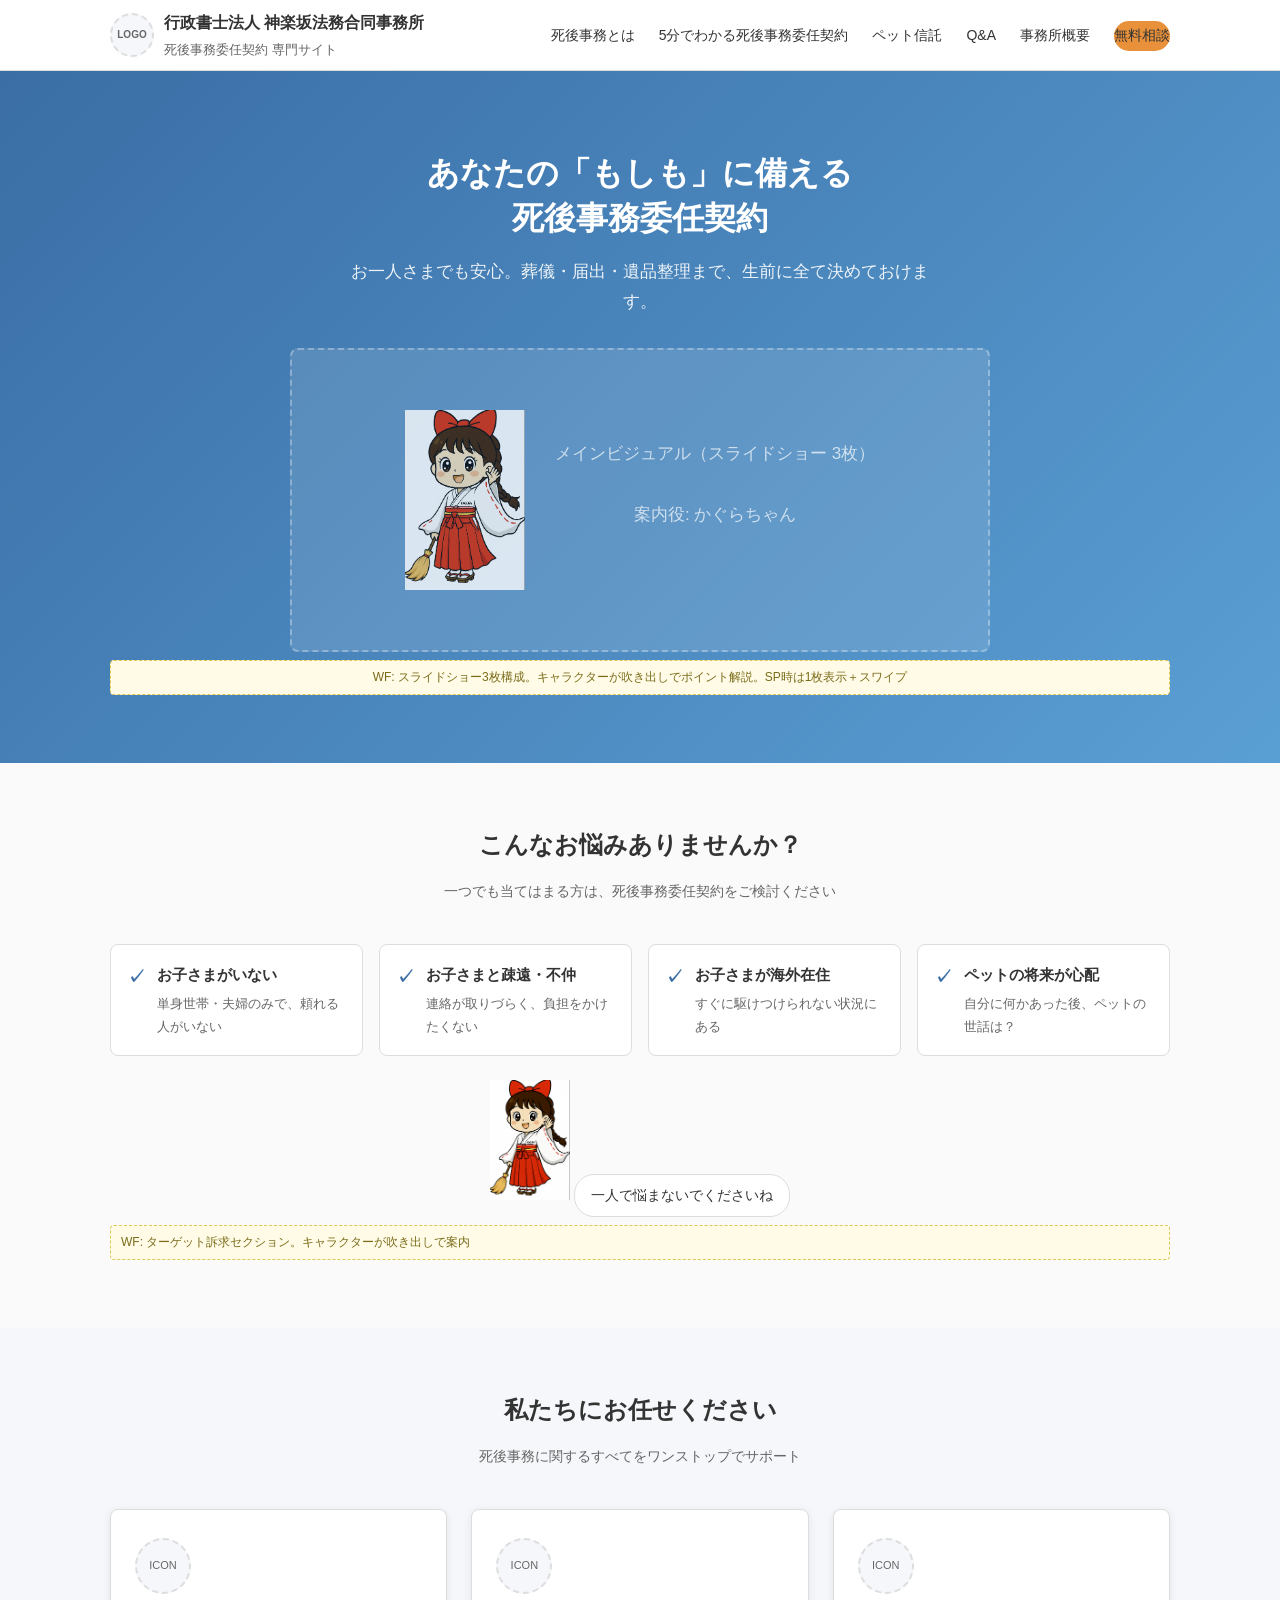
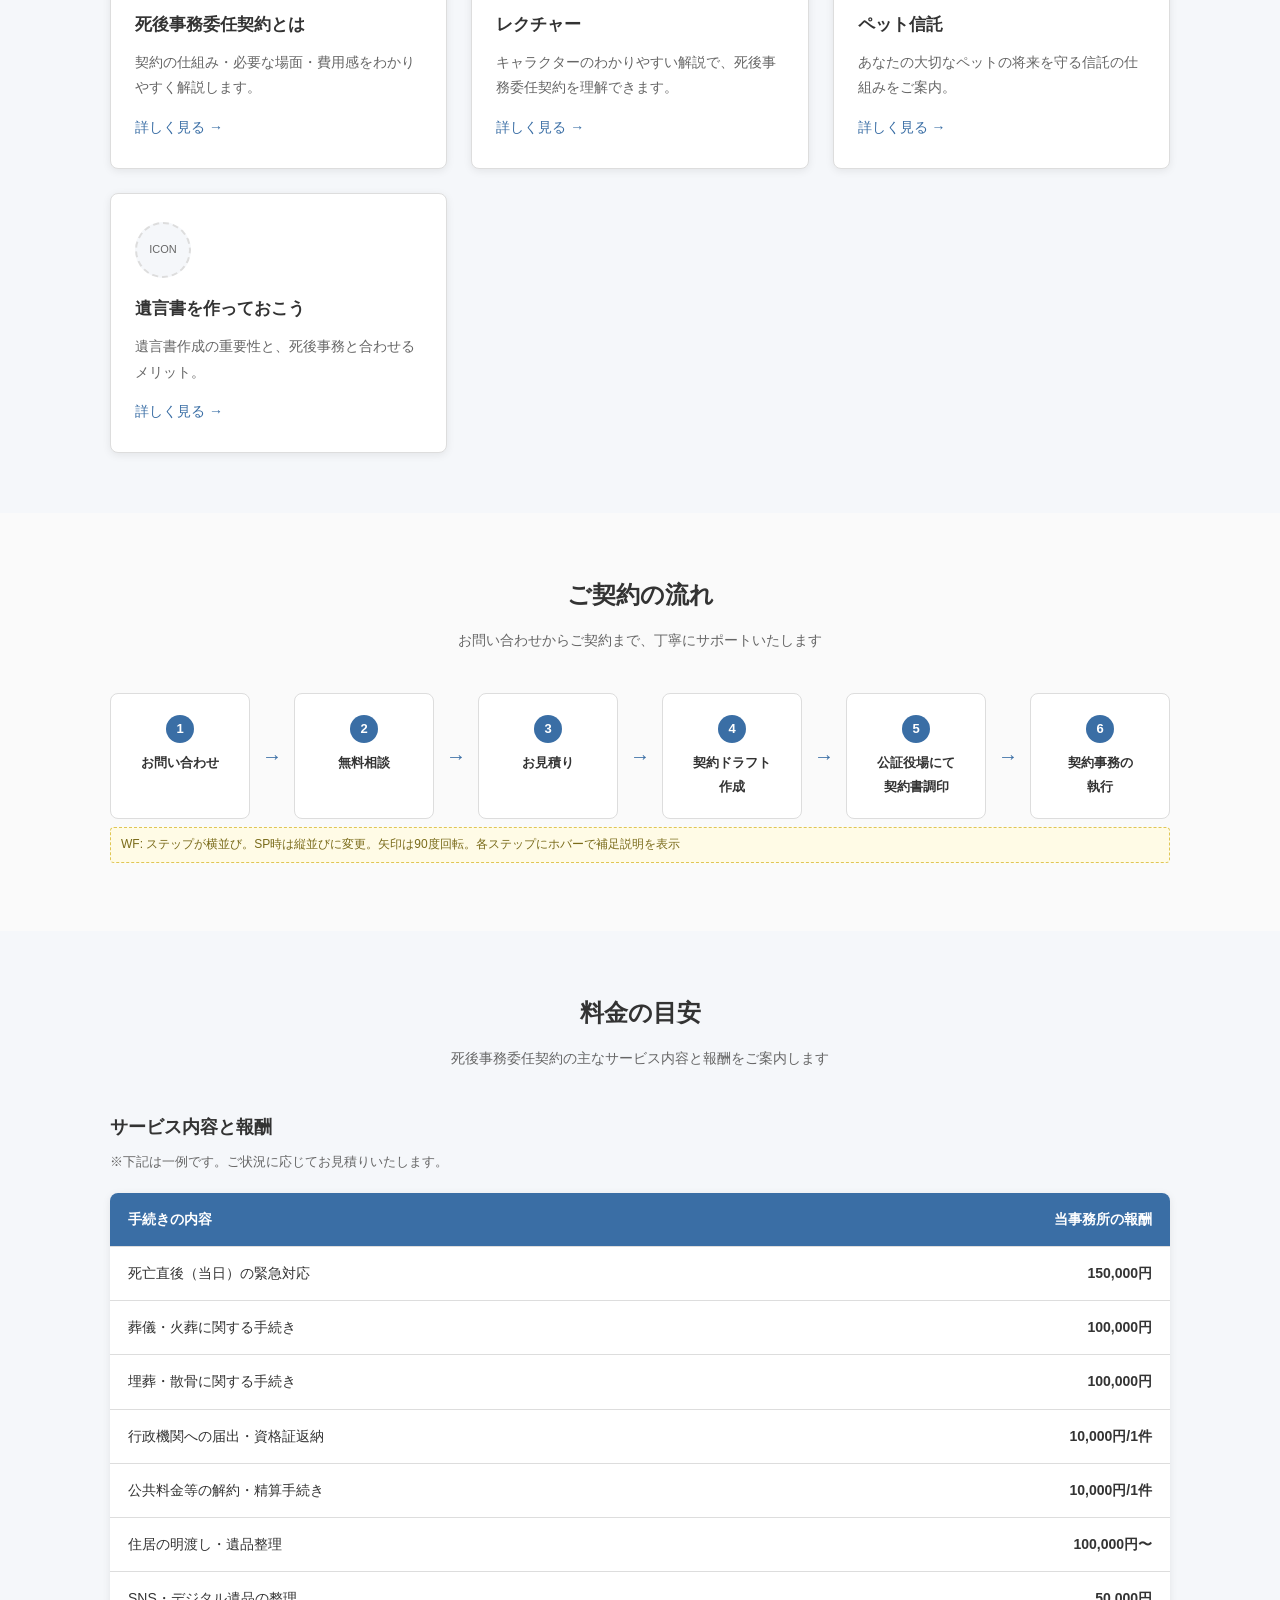
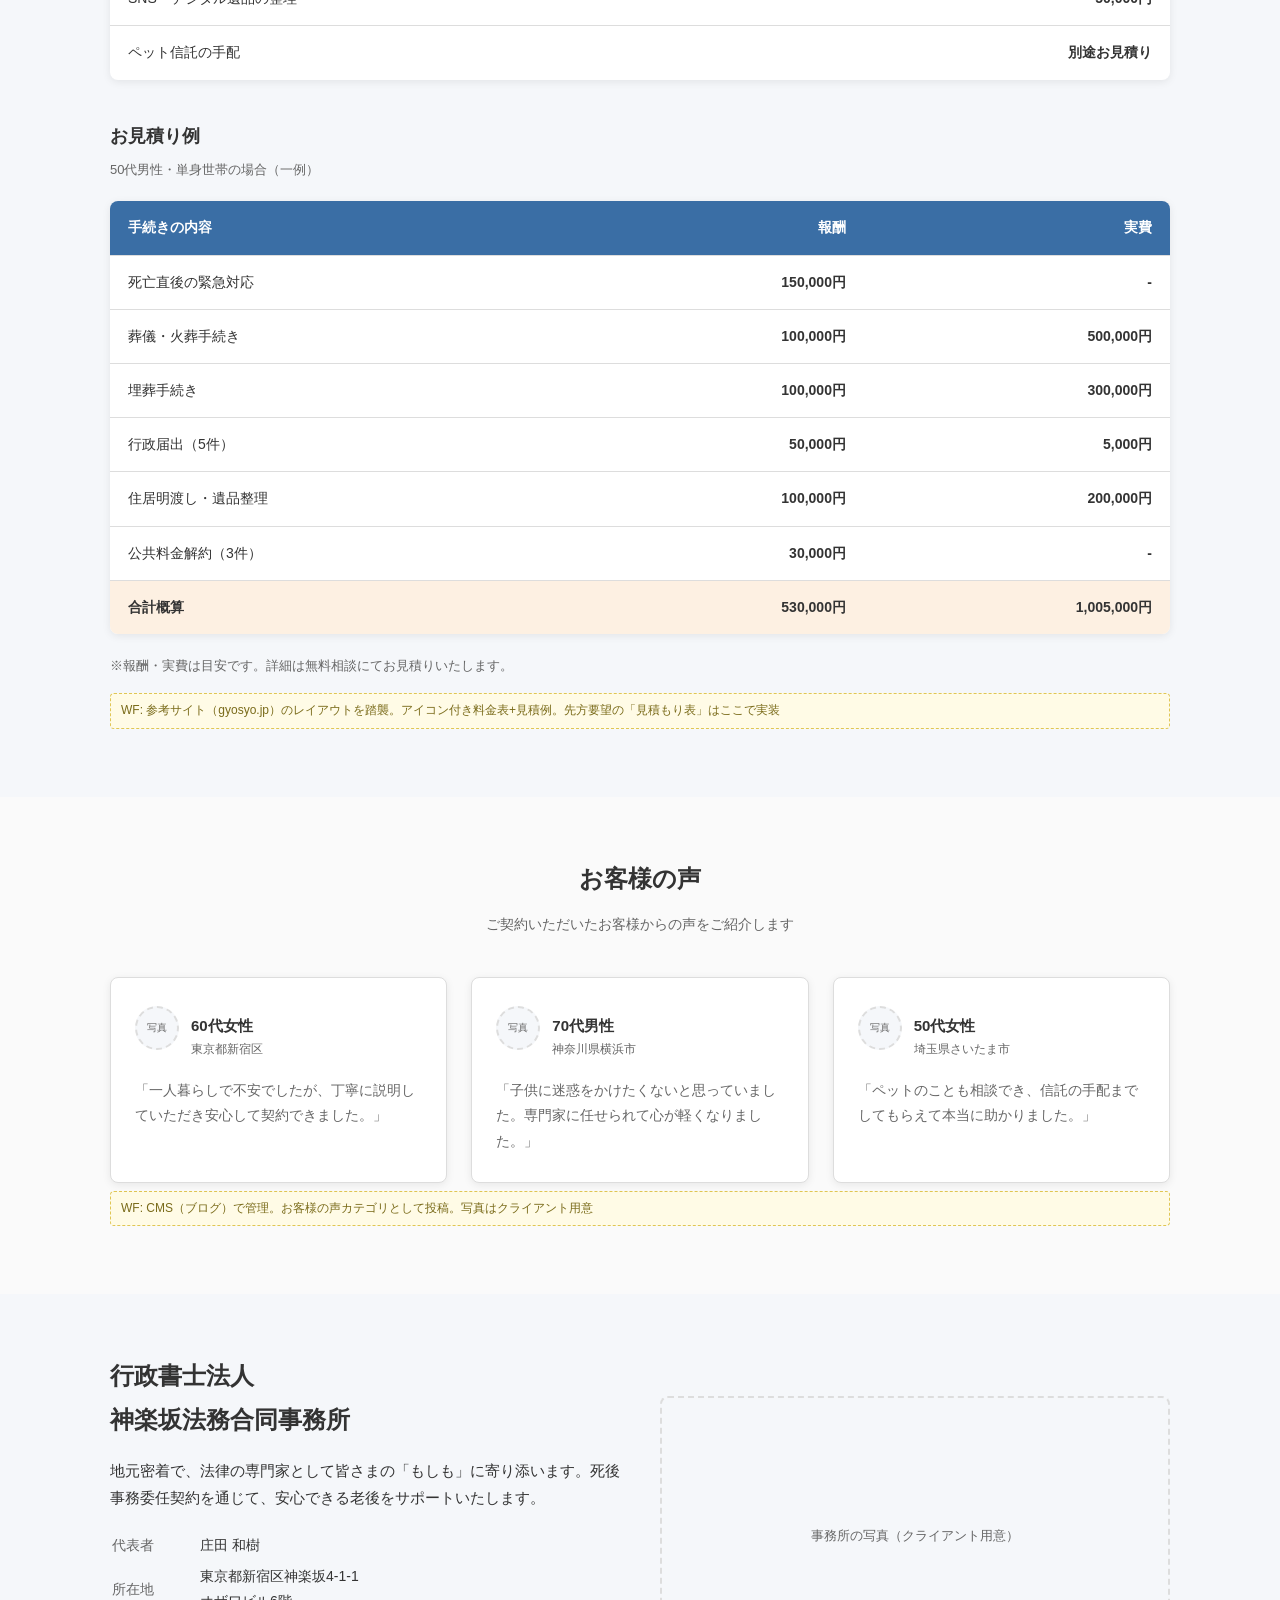
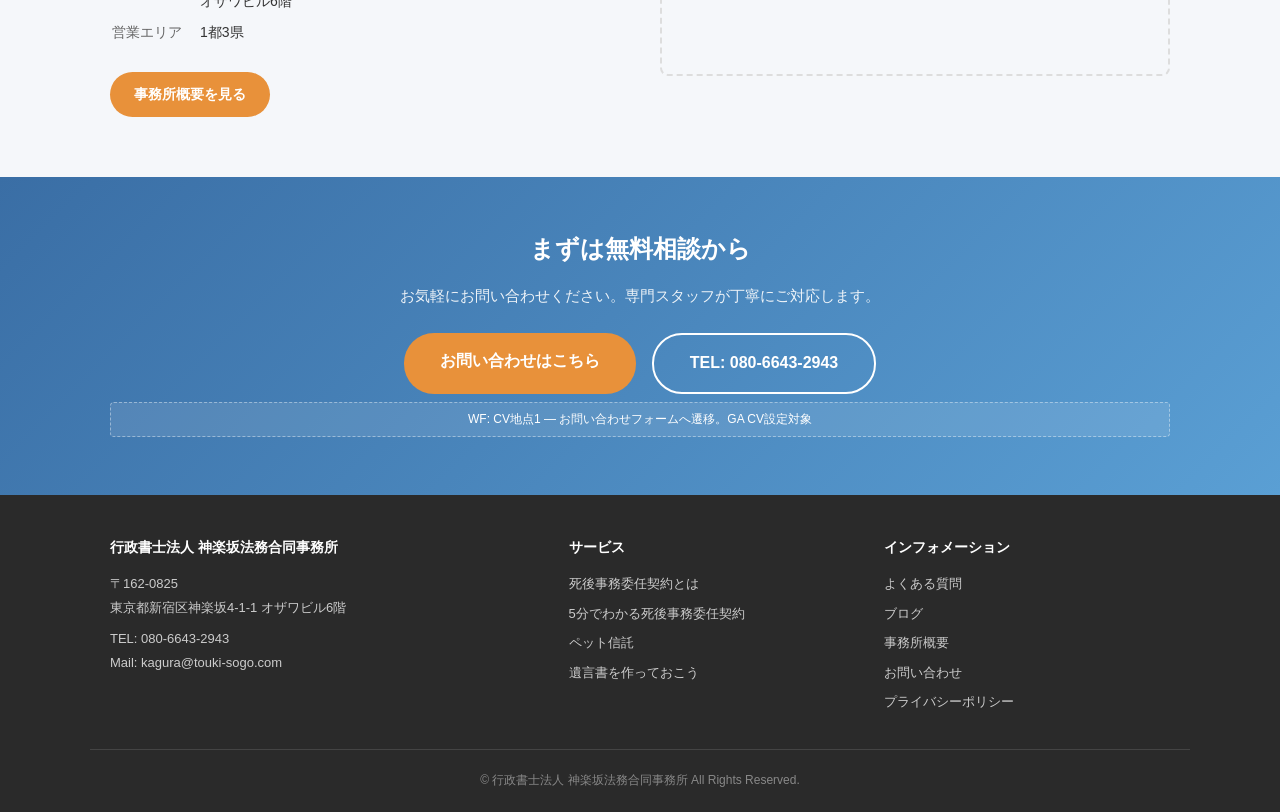
<file: index.html>
<!DOCTYPE html>
<html lang="ja">
<head>
  <meta charset="UTF-8">
  <meta name="viewport" content="width=device-width, initial-scale=1.0">
  <title>死後事務委任契約｜行政書士法人 神楽坂法務合同事務所</title>
  <link rel="stylesheet" href="style.css">
</head>
<body>

<!-- ===== HEADER ===== -->
<header class="site-header">
  <div class="header-inner">
    <a href="index.html" class="site-logo">
      <div class="logo-placeholder">LOGO</div>
      <div>
        行政書士法人 神楽坂法務合同事務所
        <span>死後事務委任契約 専門サイト</span>
      </div>
    </a>
    <nav class="global-nav">
      <ul>
        <li><a href="about-shigojumu.html">死後事務とは</a></li>
        <li><a href="lecture.html">5分でわかる死後事務委任契約</a></li>
        <li><a href="pet-trust.html">ペット信託</a></li>
        <li><a href="qa.html">Q&A</a></li>
        <li><a href="office.html">事務所概要</a></li>
        <li><a href="contact.html" class="header-cta">無料相談</a></li>
      </ul>
    </nav>
    <button class="nav-toggle" aria-label="メニュー">&#9776;</button>
  </div>
</header>

<!-- ===== HERO ===== -->
<section class="hero">
  <div class="container">
    <h1>あなたの「もしも」に備える<br>死後事務委任契約</h1>
    <p>お一人さまでも安心。葬儀・届出・遺品整理まで、生前に全て決めておけます。</p>
    <div class="hero-visual" style="display:flex;align-items:center;justify-content:center;gap:30px;">
      <img src="images/kagura.png" alt="かぐらちゃん" style="height:180px;">
      <div>
        <p>メインビジュアル（スライドショー 3枚）</p>
        <p style="margin-top:12px;">案内役: かぐらちゃん</p>
      </div>
    </div>
    <div class="wf-note">WF: スライドショー3枚構成。キャラクターが吹き出しでポイント解説。SP時は1枚表示＋スワイプ</div>
  </div>
</section>

<!-- ===== こんな方に ===== -->
<section class="section">
  <div class="container">
    <h2 class="section-title">こんなお悩みありませんか？</h2>
    <p class="section-subtitle">一つでも当てはまる方は、死後事務委任契約をご検討ください</p>
    <div class="target-list">
      <div class="target-item">
        <span class="check">&#10003;</span>
        <div>
          <strong>お子さまがいない</strong>
          <p style="font-size:13px;color:#666;margin-top:4px;">単身世帯・夫婦のみで、頼れる人がいない</p>
        </div>
      </div>
      <div class="target-item">
        <span class="check">&#10003;</span>
        <div>
          <strong>お子さまと疎遠・不仲</strong>
          <p style="font-size:13px;color:#666;margin-top:4px;">連絡が取りづらく、負担をかけたくない</p>
        </div>
      </div>
      <div class="target-item">
        <span class="check">&#10003;</span>
        <div>
          <strong>お子さまが海外在住</strong>
          <p style="font-size:13px;color:#666;margin-top:4px;">すぐに駆けつけられない状況にある</p>
        </div>
      </div>
      <div class="target-item">
        <span class="check">&#10003;</span>
        <div>
          <strong>ペットの将来が心配</strong>
          <p style="font-size:13px;color:#666;margin-top:4px;">自分に何かあった後、ペットの世話は？</p>
        </div>
      </div>
    </div>
    <div style="text-align:center;margin-top:24px;">
      <img src="images/kagura.png" alt="かぐらちゃん" style="height:120px;">
      <p style="background:#fff;display:inline-block;padding:8px 16px;border-radius:20px;border:1px solid var(--color-border);font-size:14px;margin-top:8px;position:relative;">一人で悩まないでくださいね</p>
    </div>
    <div class="wf-note">WF: ターゲット訴求セクション。キャラクターが吹き出しで案内</div>
  </div>
</section>

<!-- ===== サービス紹介 ===== -->
<section class="section section--alt">
  <div class="container">
    <h2 class="section-title">私たちにお任せください</h2>
    <p class="section-subtitle">死後事務に関するすべてをワンストップでサポート</p>
    <div class="card-grid">
      <a href="about-shigojumu.html" class="card" style="text-decoration:none;color:inherit;">
        <div class="card-icon">ICON</div>
        <h3>死後事務委任契約とは</h3>
        <p>契約の仕組み・必要な場面・費用感をわかりやすく解説します。</p>
        <span class="card-link">詳しく見る &rarr;</span>
      </a>
      <a href="lecture.html" class="card" style="text-decoration:none;color:inherit;">
        <div class="card-icon">ICON</div>
        <h3>レクチャー</h3>
        <p>キャラクターのわかりやすい解説で、死後事務委任契約を理解できます。</p>
        <span class="card-link">詳しく見る &rarr;</span>
      </a>
      <a href="pet-trust.html" class="card" style="text-decoration:none;color:inherit;">
        <div class="card-icon">ICON</div>
        <h3>ペット信託</h3>
        <p>あなたの大切なペットの将来を守る信託の仕組みをご案内。</p>
        <span class="card-link">詳しく見る &rarr;</span>
      </a>
      <a href="will.html" class="card" style="text-decoration:none;color:inherit;">
        <div class="card-icon">ICON</div>
        <h3>遺言書を作っておこう</h3>
        <p>遺言書作成の重要性と、死後事務と合わせるメリット。</p>
        <span class="card-link">詳しく見る &rarr;</span>
      </a>
    </div>
  </div>
</section>

<!-- ===== 業務フロー ===== -->
<section class="section">
  <div class="container">
    <h2 class="section-title">ご契約の流れ</h2>
    <p class="section-subtitle">お問い合わせからご契約まで、丁寧にサポートいたします</p>
    <div class="flow-steps">
      <div class="flow-step">
        <div class="step-num">1</div>
        <h4>お問い合わせ</h4>
      </div>
      <div class="flow-arrow">&rarr;</div>
      <div class="flow-step">
        <div class="step-num">2</div>
        <h4>無料相談</h4>
      </div>
      <div class="flow-arrow">&rarr;</div>
      <div class="flow-step">
        <div class="step-num">3</div>
        <h4>お見積り</h4>
      </div>
      <div class="flow-arrow">&rarr;</div>
      <div class="flow-step">
        <div class="step-num">4</div>
        <h4>契約ドラフト<br>作成</h4>
      </div>
      <div class="flow-arrow">&rarr;</div>
      <div class="flow-step">
        <div class="step-num">5</div>
        <h4>公証役場にて<br>契約書調印</h4>
      </div>
      <div class="flow-arrow">&rarr;</div>
      <div class="flow-step">
        <div class="step-num">6</div>
        <h4>契約事務の<br>執行</h4>
      </div>
    </div>
    <div class="wf-note">WF: ステップが横並び。SP時は縦並びに変更。矢印は90度回転。各ステップにホバーで補足説明を表示</div>
  </div>
</section>

<!-- ===== 料金の目安（見積もり表） ===== -->
<section class="section section--alt">
  <div class="container">
    <h2 class="section-title">料金の目安</h2>
    <p class="section-subtitle">死後事務委任契約の主なサービス内容と報酬をご案内します</p>

    <div class="estimate-section">
      <h3>サービス内容と報酬</h3>
      <p class="estimate-note">※下記は一例です。ご状況に応じてお見積りいたします。</p>
      <table class="wf-table">
        <thead>
          <tr>
            <th>手続きの内容</th>
            <th class="price">当事務所の報酬</th>
          </tr>
        </thead>
        <tbody>
          <tr>
            <td>死亡直後（当日）の緊急対応</td>
            <td class="price">150,000円</td>
          </tr>
          <tr>
            <td>葬儀・火葬に関する手続き</td>
            <td class="price">100,000円</td>
          </tr>
          <tr>
            <td>埋葬・散骨に関する手続き</td>
            <td class="price">100,000円</td>
          </tr>
          <tr>
            <td>行政機関への届出・資格証返納</td>
            <td class="price">10,000円/1件</td>
          </tr>
          <tr>
            <td>公共料金等の解約・精算手続き</td>
            <td class="price">10,000円/1件</td>
          </tr>
          <tr>
            <td>住居の明渡し・遺品整理</td>
            <td class="price">100,000円〜</td>
          </tr>
          <tr>
            <td>SNS・デジタル遺品の整理</td>
            <td class="price">50,000円</td>
          </tr>
          <tr>
            <td>ペット信託の手配</td>
            <td class="price">別途お見積り</td>
          </tr>
        </tbody>
      </table>
    </div>

    <div class="estimate-section" style="margin-top:40px;">
      <h3>お見積り例</h3>
      <p class="estimate-note">50代男性・単身世帯の場合（一例）</p>
      <table class="wf-table">
        <thead>
          <tr>
            <th>手続きの内容</th>
            <th class="price">報酬</th>
            <th class="price">実費</th>
          </tr>
        </thead>
        <tbody>
          <tr>
            <td>死亡直後の緊急対応</td>
            <td class="price">150,000円</td>
            <td class="price">-</td>
          </tr>
          <tr>
            <td>葬儀・火葬手続き</td>
            <td class="price">100,000円</td>
            <td class="price">500,000円</td>
          </tr>
          <tr>
            <td>埋葬手続き</td>
            <td class="price">100,000円</td>
            <td class="price">300,000円</td>
          </tr>
          <tr>
            <td>行政届出（5件）</td>
            <td class="price">50,000円</td>
            <td class="price">5,000円</td>
          </tr>
          <tr>
            <td>住居明渡し・遺品整理</td>
            <td class="price">100,000円</td>
            <td class="price">200,000円</td>
          </tr>
          <tr>
            <td>公共料金解約（3件）</td>
            <td class="price">30,000円</td>
            <td class="price">-</td>
          </tr>
          <tr class="total-row">
            <td>合計概算</td>
            <td class="price">530,000円</td>
            <td class="price">1,005,000円</td>
          </tr>
        </tbody>
      </table>
      <p class="estimate-note">※報酬・実費は目安です。詳細は無料相談にてお見積りいたします。</p>
    </div>

    <div class="wf-note">WF: 参考サイト（gyosyo.jp）のレイアウトを踏襲。アイコン付き料金表+見積例。先方要望の「見積もり表」はここで実装</div>
  </div>
</section>

<!-- ===== お客様の声 ===== -->
<section class="section">
  <div class="container">
    <h2 class="section-title">お客様の声</h2>
    <p class="section-subtitle">ご契約いただいたお客様からの声をご紹介します</p>
    <div class="card-grid">
      <div class="card">
        <div style="display:flex;align-items:center;gap:12px;margin-bottom:12px;">
          <div class="card-icon" style="width:44px;height:44px;font-size:10px;">写真</div>
          <div>
            <strong>60代女性</strong>
            <p style="font-size:12px;color:#666;">東京都新宿区</p>
          </div>
        </div>
        <p>「一人暮らしで不安でしたが、丁寧に説明していただき安心して契約できました。」</p>
      </div>
      <div class="card">
        <div style="display:flex;align-items:center;gap:12px;margin-bottom:12px;">
          <div class="card-icon" style="width:44px;height:44px;font-size:10px;">写真</div>
          <div>
            <strong>70代男性</strong>
            <p style="font-size:12px;color:#666;">神奈川県横浜市</p>
          </div>
        </div>
        <p>「子供に迷惑をかけたくないと思っていました。専門家に任せられて心が軽くなりました。」</p>
      </div>
      <div class="card">
        <div style="display:flex;align-items:center;gap:12px;margin-bottom:12px;">
          <div class="card-icon" style="width:44px;height:44px;font-size:10px;">写真</div>
          <div>
            <strong>50代女性</strong>
            <p style="font-size:12px;color:#666;">埼玉県さいたま市</p>
          </div>
        </div>
        <p>「ペットのことも相談でき、信託の手配までしてもらえて本当に助かりました。」</p>
      </div>
    </div>
    <div class="wf-note">WF: CMS（ブログ）で管理。お客様の声カテゴリとして投稿。写真はクライアント用意</div>
  </div>
</section>

<!-- ===== 事務所紹介 ===== -->
<section class="section section--alt">
  <div class="container">
    <div class="two-col">
      <div>
        <h2 class="section-title" style="text-align:left;">行政書士法人<br>神楽坂法務合同事務所</h2>
        <p style="margin:16px 0;">地元密着で、法律の専門家として皆さまの「もしも」に寄り添います。死後事務委任契約を通じて、安心できる老後をサポートいたします。</p>
        <table style="font-size:14px;margin-top:16px;">
          <tr><td style="padding:4px 16px 4px 0;color:#666;">代表者</td><td>庄田 和樹</td></tr>
          <tr><td style="padding:4px 16px 4px 0;color:#666;">所在地</td><td>東京都新宿区神楽坂4-1-1<br>オザワビル6階</td></tr>
          <tr><td style="padding:4px 16px 4px 0;color:#666;">営業エリア</td><td>1都3県</td></tr>
        </table>
        <a href="office.html" class="btn btn--primary btn--small" style="margin-top:20px;">事務所概要を見る</a>
      </div>
      <div class="image-placeholder">事務所の写真（クライアント用意）</div>
    </div>
  </div>
</section>

<!-- ===== CTA ===== -->
<section class="cta-section">
  <div class="container">
    <h2>まずは無料相談から</h2>
    <p>お気軽にお問い合わせください。専門スタッフが丁寧にご対応します。</p>
    <div style="display:flex;gap:16px;justify-content:center;flex-wrap:wrap;">
      <a href="contact.html" class="btn btn--primary">お問い合わせはこちら</a>
      <a href="tel:08066432943" class="btn btn--outline">TEL: 080-6643-2943</a>
    </div>
    <div class="wf-note" style="color:#fff;border-color:rgba(255,255,255,.4);background:rgba(255,255,255,.1);">WF: CV地点1 — お問い合わせフォームへ遷移。GA CV設定対象</div>
  </div>
</section>

<!-- ===== FOOTER ===== -->
<footer class="site-footer">
  <div class="footer-inner">
    <div class="footer-col">
      <h4>行政書士法人 神楽坂法務合同事務所</h4>
      <p>〒162-0825<br>東京都新宿区神楽坂4-1-1 オザワビル6階</p>
      <p style="margin-top:8px;">TEL: 080-6643-2943</p>
      <p>Mail: kagura@touki-sogo.com</p>
    </div>
    <div class="footer-col">
      <h4>サービス</h4>
      <ul>
        <li><a href="about-shigojumu.html">死後事務委任契約とは</a></li>
        <li><a href="lecture.html">5分でわかる死後事務委任契約</a></li>
        <li><a href="pet-trust.html">ペット信託</a></li>
        <li><a href="will.html">遺言書を作っておこう</a></li>
      </ul>
    </div>
    <div class="footer-col">
      <h4>インフォメーション</h4>
      <ul>
        <li><a href="qa.html">よくある質問</a></li>
        <li><a href="blog.html">ブログ</a></li>
        <li><a href="office.html">事務所概要</a></li>
        <li><a href="contact.html">お問い合わせ</a></li>
        <li><a href="privacy.html">プライバシーポリシー</a></li>
      </ul>
    </div>
  </div>
  <div class="footer-bottom">
    &copy; 行政書士法人 神楽坂法務合同事務所 All Rights Reserved.
  </div>
</footer>

</body>
</html>
</file>
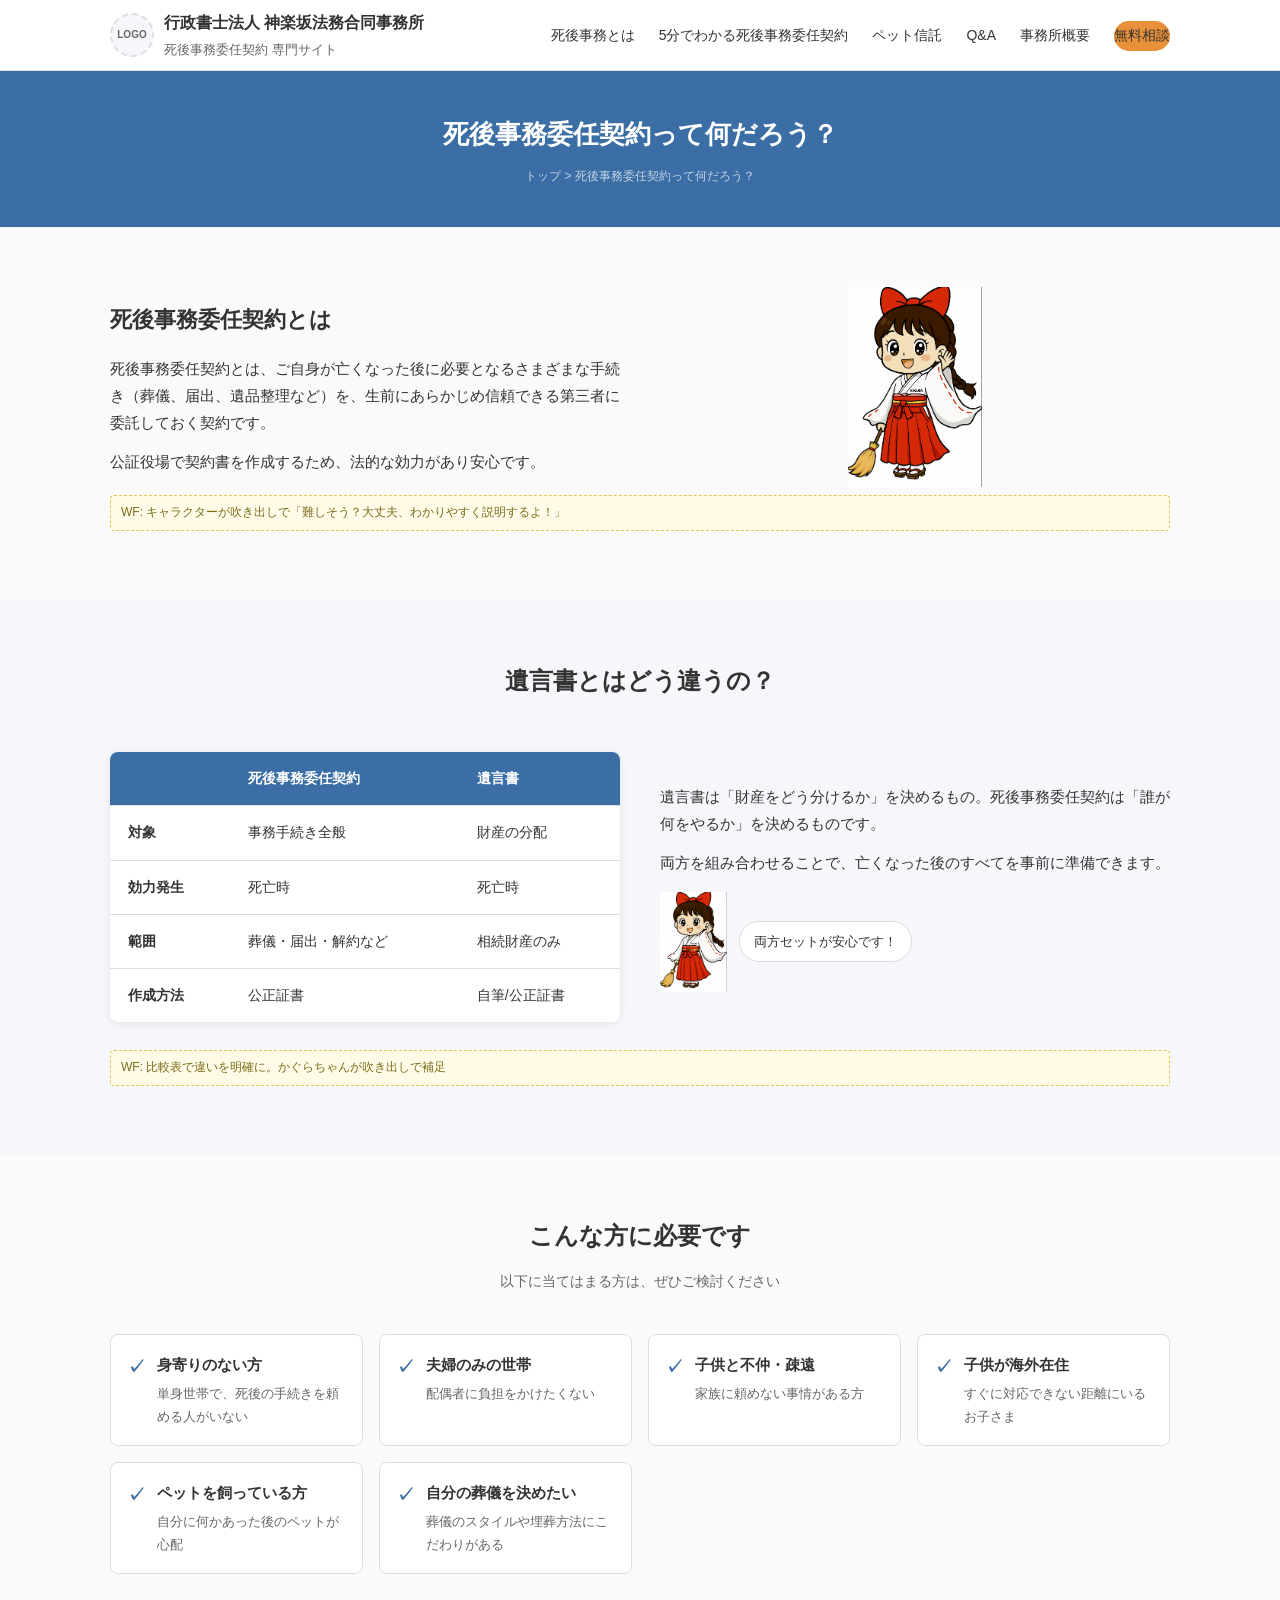
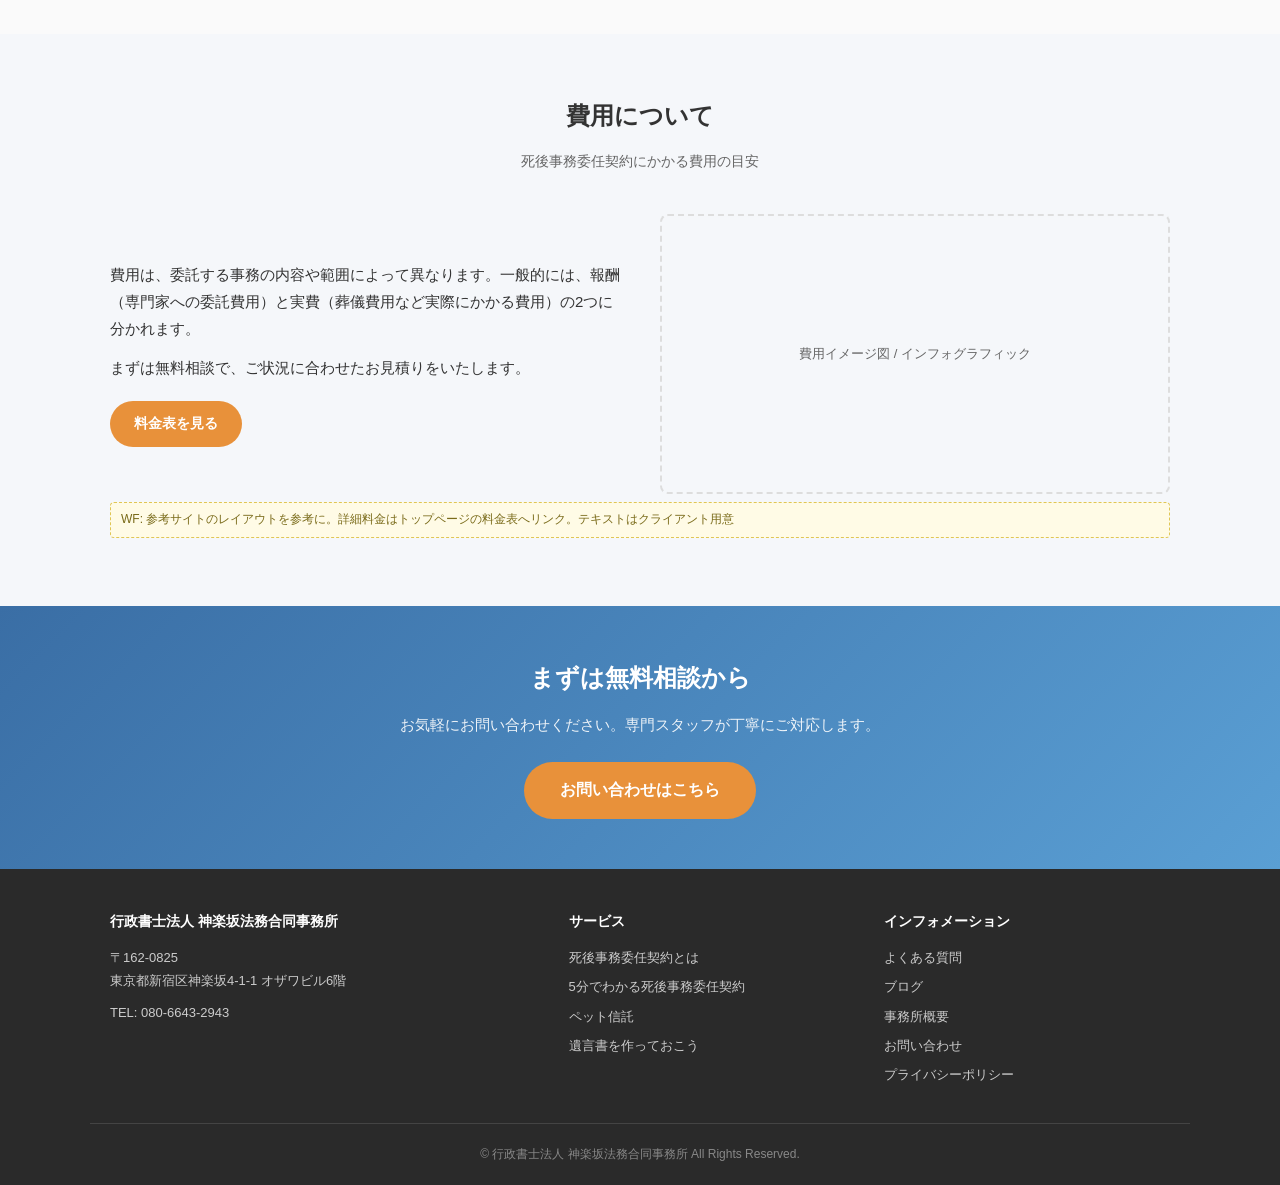
<file: about-shigojumu.html>
<!DOCTYPE html>
<html lang="ja">
<head>
  <meta charset="UTF-8">
  <meta name="viewport" content="width=device-width, initial-scale=1.0">
  <title>死後事務委任契約って何だろう？｜神楽坂法務合同事務所</title>
  <link rel="stylesheet" href="style.css">
</head>
<body>

<header class="site-header">
  <div class="header-inner">
    <a href="index.html" class="site-logo">
      <div class="logo-placeholder">LOGO</div>
      <div>行政書士法人 神楽坂法務合同事務所<span>死後事務委任契約 専門サイト</span></div>
    </a>
    <nav class="global-nav">
      <ul>
        <li><a href="about-shigojumu.html">死後事務とは</a></li>
        <li><a href="lecture.html">5分でわかる死後事務委任契約</a></li>
        <li><a href="pet-trust.html">ペット信託</a></li>
        <li><a href="qa.html">Q&A</a></li>
        <li><a href="office.html">事務所概要</a></li>
        <li><a href="contact.html" class="header-cta">無料相談</a></li>
      </ul>
    </nav>
    <button class="nav-toggle" aria-label="メニュー">&#9776;</button>
  </div>
</header>

<div class="page-header">
  <div class="container">
    <h1>死後事務委任契約って何だろう？</h1>
    <p class="breadcrumb"><a href="index.html">トップ</a> &gt; 死後事務委任契約って何だろう？</p>
  </div>
</div>

<!-- イントロ -->
<section class="section">
  <div class="container">
    <div class="two-col">
      <div>
        <h2 style="font-size:22px;margin-bottom:16px;">死後事務委任契約とは</h2>
        <p>死後事務委任契約とは、ご自身が亡くなった後に必要となるさまざまな手続き（葬儀、届出、遺品整理など）を、生前にあらかじめ信頼できる第三者に委託しておく契約です。</p>
        <p style="margin-top:12px;">公証役場で契約書を作成するため、法的な効力があり安心です。</p>
      </div>
      <div style="display:flex;gap:16px;justify-content:center;">
        <img src="images/kagura.png" alt="かぐらちゃん" style="height:200px;">
      </div>
    </div>
    <div class="wf-note">WF: キャラクターが吹き出しで「難しそう？大丈夫、わかりやすく説明するよ！」</div>
  </div>
</section>

<!-- 遺言書との違い -->
<section class="section section--alt">
  <div class="container">
    <h2 class="section-title">遺言書とはどう違うの？</h2>
    <div class="two-col" style="margin-top:30px;">
      <div>
        <table class="wf-table">
          <thead>
            <tr><th></th><th>死後事務委任契約</th><th>遺言書</th></tr>
          </thead>
          <tbody>
            <tr><td style="font-weight:600;">対象</td><td>事務手続き全般</td><td>財産の分配</td></tr>
            <tr><td style="font-weight:600;">効力発生</td><td>死亡時</td><td>死亡時</td></tr>
            <tr><td style="font-weight:600;">範囲</td><td>葬儀・届出・解約など</td><td>相続財産のみ</td></tr>
            <tr><td style="font-weight:600;">作成方法</td><td>公正証書</td><td>自筆/公正証書</td></tr>
          </tbody>
        </table>
      </div>
      <div>
        <p>遺言書は「財産をどう分けるか」を決めるもの。死後事務委任契約は「誰が何をやるか」を決めるものです。</p>
        <p style="margin-top:12px;">両方を組み合わせることで、亡くなった後のすべてを事前に準備できます。</p>
        <div style="display:flex;gap:12px;margin-top:16px;align-items:center;">
          <img src="images/kagura.png" alt="かぐらちゃん" style="height:100px;">
          <span style="background:#fff;display:inline-block;padding:8px 14px;border-radius:20px;border:1px solid var(--color-border);font-size:13px;">両方セットが安心です！</span>
        </div>
      </div>
    </div>
    <div class="wf-note">WF: 比較表で違いを明確に。かぐらちゃんが吹き出しで補足</div>
  </div>
</section>

<!-- こんな方に必要です -->
<section class="section">
  <div class="container">
    <h2 class="section-title">こんな方に必要です</h2>
    <p class="section-subtitle">以下に当てはまる方は、ぜひご検討ください</p>
    <div class="target-list">
      <div class="target-item"><span class="check">&#10003;</span><div><strong>身寄りのない方</strong><p style="font-size:13px;color:#666;margin-top:4px;">単身世帯で、死後の手続きを頼める人がいない</p></div></div>
      <div class="target-item"><span class="check">&#10003;</span><div><strong>夫婦のみの世帯</strong><p style="font-size:13px;color:#666;margin-top:4px;">配偶者に負担をかけたくない</p></div></div>
      <div class="target-item"><span class="check">&#10003;</span><div><strong>子供と不仲・疎遠</strong><p style="font-size:13px;color:#666;margin-top:4px;">家族に頼めない事情がある方</p></div></div>
      <div class="target-item"><span class="check">&#10003;</span><div><strong>子供が海外在住</strong><p style="font-size:13px;color:#666;margin-top:4px;">すぐに対応できない距離にいるお子さま</p></div></div>
      <div class="target-item"><span class="check">&#10003;</span><div><strong>ペットを飼っている方</strong><p style="font-size:13px;color:#666;margin-top:4px;">自分に何かあった後のペットが心配</p></div></div>
      <div class="target-item"><span class="check">&#10003;</span><div><strong>自分の葬儀を決めたい</strong><p style="font-size:13px;color:#666;margin-top:4px;">葬儀のスタイルや埋葬方法にこだわりがある</p></div></div>
    </div>
  </div>
</section>

<!-- 費用感 -->
<section class="section section--alt">
  <div class="container">
    <h2 class="section-title">費用について</h2>
    <p class="section-subtitle">死後事務委任契約にかかる費用の目安</p>
    <div class="two-col">
      <div>
        <p>費用は、委託する事務の内容や範囲によって異なります。一般的には、報酬（専門家への委託費用）と実費（葬儀費用など実際にかかる費用）の2つに分かれます。</p>
        <p style="margin-top:12px;">まずは無料相談で、ご状況に合わせたお見積りをいたします。</p>
        <a href="index.html#estimate" class="btn btn--primary btn--small" style="margin-top:20px;">料金表を見る</a>
      </div>
      <div class="image-placeholder">費用イメージ図 / インフォグラフィック</div>
    </div>
    <div class="wf-note">WF: 参考サイトのレイアウトを参考に。詳細料金はトップページの料金表へリンク。テキストはクライアント用意</div>
  </div>
</section>

<!-- CTA -->
<section class="cta-section">
  <div class="container">
    <h2>まずは無料相談から</h2>
    <p>お気軽にお問い合わせください。専門スタッフが丁寧にご対応します。</p>
    <a href="contact.html" class="btn btn--primary">お問い合わせはこちら</a>
  </div>
</section>

<footer class="site-footer">
  <div class="footer-inner">
    <div class="footer-col"><h4>行政書士法人 神楽坂法務合同事務所</h4><p>〒162-0825<br>東京都新宿区神楽坂4-1-1 オザワビル6階</p><p style="margin-top:8px;">TEL: 080-6643-2943</p></div>
    <div class="footer-col"><h4>サービス</h4><ul><li><a href="about-shigojumu.html">死後事務委任契約とは</a></li><li><a href="lecture.html">5分でわかる死後事務委任契約</a></li><li><a href="pet-trust.html">ペット信託</a></li><li><a href="will.html">遺言書を作っておこう</a></li></ul></div>
    <div class="footer-col"><h4>インフォメーション</h4><ul><li><a href="qa.html">よくある質問</a></li><li><a href="blog.html">ブログ</a></li><li><a href="office.html">事務所概要</a></li><li><a href="contact.html">お問い合わせ</a></li><li><a href="privacy.html">プライバシーポリシー</a></li></ul></div>
  </div>
  <div class="footer-bottom">&copy; 行政書士法人 神楽坂法務合同事務所 All Rights Reserved.</div>
</footer>
</body>
</html>
</file>
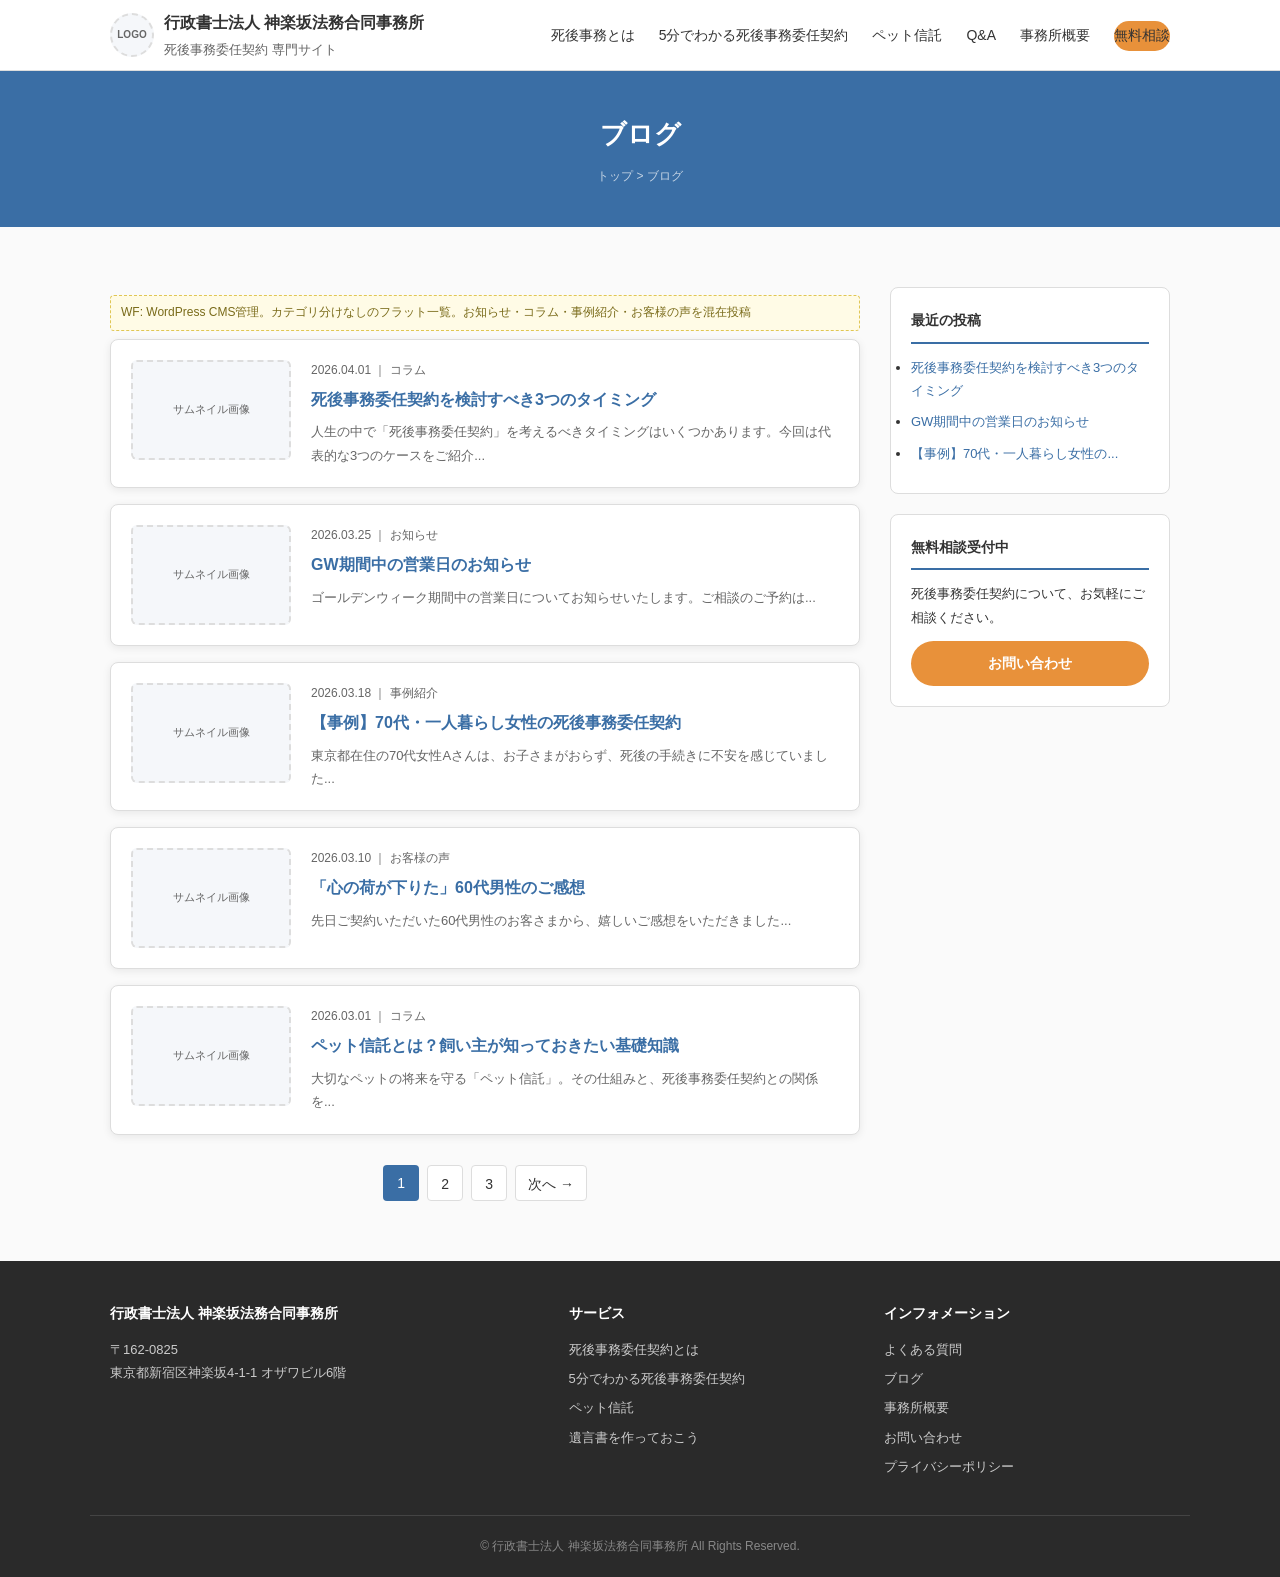
<file: blog.html>
<!DOCTYPE html>
<html lang="ja">
<head>
  <meta charset="UTF-8">
  <meta name="viewport" content="width=device-width, initial-scale=1.0">
  <title>ブログ｜神楽坂法務合同事務所</title>
  <link rel="stylesheet" href="style.css">
</head>
<body>

<header class="site-header">
  <div class="header-inner">
    <a href="index.html" class="site-logo"><div class="logo-placeholder">LOGO</div><div>行政書士法人 神楽坂法務合同事務所<span>死後事務委任契約 専門サイト</span></div></a>
    <nav class="global-nav"><ul><li><a href="about-shigojumu.html">死後事務とは</a></li><li><a href="lecture.html">5分でわかる死後事務委任契約</a></li><li><a href="pet-trust.html">ペット信託</a></li><li><a href="qa.html">Q&A</a></li><li><a href="office.html">事務所概要</a></li><li><a href="contact.html" class="header-cta">無料相談</a></li></ul></nav>
    <button class="nav-toggle" aria-label="メニュー">&#9776;</button>
  </div>
</header>

<div class="page-header">
  <div class="container">
    <h1>ブログ</h1>
    <p class="breadcrumb"><a href="index.html">トップ</a> &gt; ブログ</p>
  </div>
</div>

<section class="section">
  <div class="container">
    <div class="content-with-sidebar">
      <div>
        <div class="wf-note">WF: WordPress CMS管理。カテゴリ分けなしのフラット一覧。お知らせ・コラム・事例紹介・お客様の声を混在投稿</div>

        <div class="blog-item">
          <div class="blog-thumb">サムネイル画像</div>
          <div>
            <div class="blog-meta">2026.04.01 ｜ コラム</div>
            <h3><a href="#">死後事務委任契約を検討すべき3つのタイミング</a></h3>
            <p>人生の中で「死後事務委任契約」を考えるべきタイミングはいくつかあります。今回は代表的な3つのケースをご紹介...</p>
          </div>
        </div>

        <div class="blog-item">
          <div class="blog-thumb">サムネイル画像</div>
          <div>
            <div class="blog-meta">2026.03.25 ｜ お知らせ</div>
            <h3><a href="#">GW期間中の営業日のお知らせ</a></h3>
            <p>ゴールデンウィーク期間中の営業日についてお知らせいたします。ご相談のご予約は...</p>
          </div>
        </div>

        <div class="blog-item">
          <div class="blog-thumb">サムネイル画像</div>
          <div>
            <div class="blog-meta">2026.03.18 ｜ 事例紹介</div>
            <h3><a href="#">【事例】70代・一人暮らし女性の死後事務委任契約</a></h3>
            <p>東京都在住の70代女性Aさんは、お子さまがおらず、死後の手続きに不安を感じていました...</p>
          </div>
        </div>

        <div class="blog-item">
          <div class="blog-thumb">サムネイル画像</div>
          <div>
            <div class="blog-meta">2026.03.10 ｜ お客様の声</div>
            <h3><a href="#">「心の荷が下りた」60代男性のご感想</a></h3>
            <p>先日ご契約いただいた60代男性のお客さまから、嬉しいご感想をいただきました...</p>
          </div>
        </div>

        <div class="blog-item">
          <div class="blog-thumb">サムネイル画像</div>
          <div>
            <div class="blog-meta">2026.03.01 ｜ コラム</div>
            <h3><a href="#">ペット信託とは？飼い主が知っておきたい基礎知識</a></h3>
            <p>大切なペットの将来を守る「ペット信託」。その仕組みと、死後事務委任契約との関係を...</p>
          </div>
        </div>

        <!-- ページネーション -->
        <div style="text-align:center;margin-top:30px;display:flex;gap:8px;justify-content:center;">
          <span style="display:inline-block;width:36px;height:36px;line-height:36px;text-align:center;background:var(--color-primary);color:#fff;border-radius:4px;font-size:14px;">1</span>
          <a href="#" style="display:inline-block;width:36px;height:36px;line-height:36px;text-align:center;background:#fff;border:1px solid var(--color-border);border-radius:4px;font-size:14px;color:var(--color-text);">2</a>
          <a href="#" style="display:inline-block;width:36px;height:36px;line-height:36px;text-align:center;background:#fff;border:1px solid var(--color-border);border-radius:4px;font-size:14px;color:var(--color-text);">3</a>
          <a href="#" style="display:inline-block;padding:0 12px;height:36px;line-height:36px;text-align:center;background:#fff;border:1px solid var(--color-border);border-radius:4px;font-size:14px;color:var(--color-text);">次へ &rarr;</a>
        </div>
      </div>

      <aside class="sidebar">
        <div class="widget">
          <h4>最近の投稿</h4>
          <ul>
            <li><a href="#">死後事務委任契約を検討すべき3つのタイミング</a></li>
            <li><a href="#">GW期間中の営業日のお知らせ</a></li>
            <li><a href="#">【事例】70代・一人暮らし女性の...</a></li>
          </ul>
        </div>
        <div class="widget">
          <h4>無料相談受付中</h4>
          <p style="font-size:13px;margin-bottom:12px;">死後事務委任契約について、お気軽にご相談ください。</p>
          <a href="contact.html" class="btn btn--primary btn--small" style="width:100%;text-align:center;">お問い合わせ</a>
        </div>
      </aside>
    </div>
  </div>
</section>

<footer class="site-footer">
  <div class="footer-inner">
    <div class="footer-col"><h4>行政書士法人 神楽坂法務合同事務所</h4><p>〒162-0825<br>東京都新宿区神楽坂4-1-1 オザワビル6階</p></div>
    <div class="footer-col"><h4>サービス</h4><ul><li><a href="about-shigojumu.html">死後事務委任契約とは</a></li><li><a href="lecture.html">5分でわかる死後事務委任契約</a></li><li><a href="pet-trust.html">ペット信託</a></li><li><a href="will.html">遺言書を作っておこう</a></li></ul></div>
    <div class="footer-col"><h4>インフォメーション</h4><ul><li><a href="qa.html">よくある質問</a></li><li><a href="blog.html">ブログ</a></li><li><a href="office.html">事務所概要</a></li><li><a href="contact.html">お問い合わせ</a></li><li><a href="privacy.html">プライバシーポリシー</a></li></ul></div>
  </div>
  <div class="footer-bottom">&copy; 行政書士法人 神楽坂法務合同事務所 All Rights Reserved.</div>
</footer>
</body>
</html>
</file>
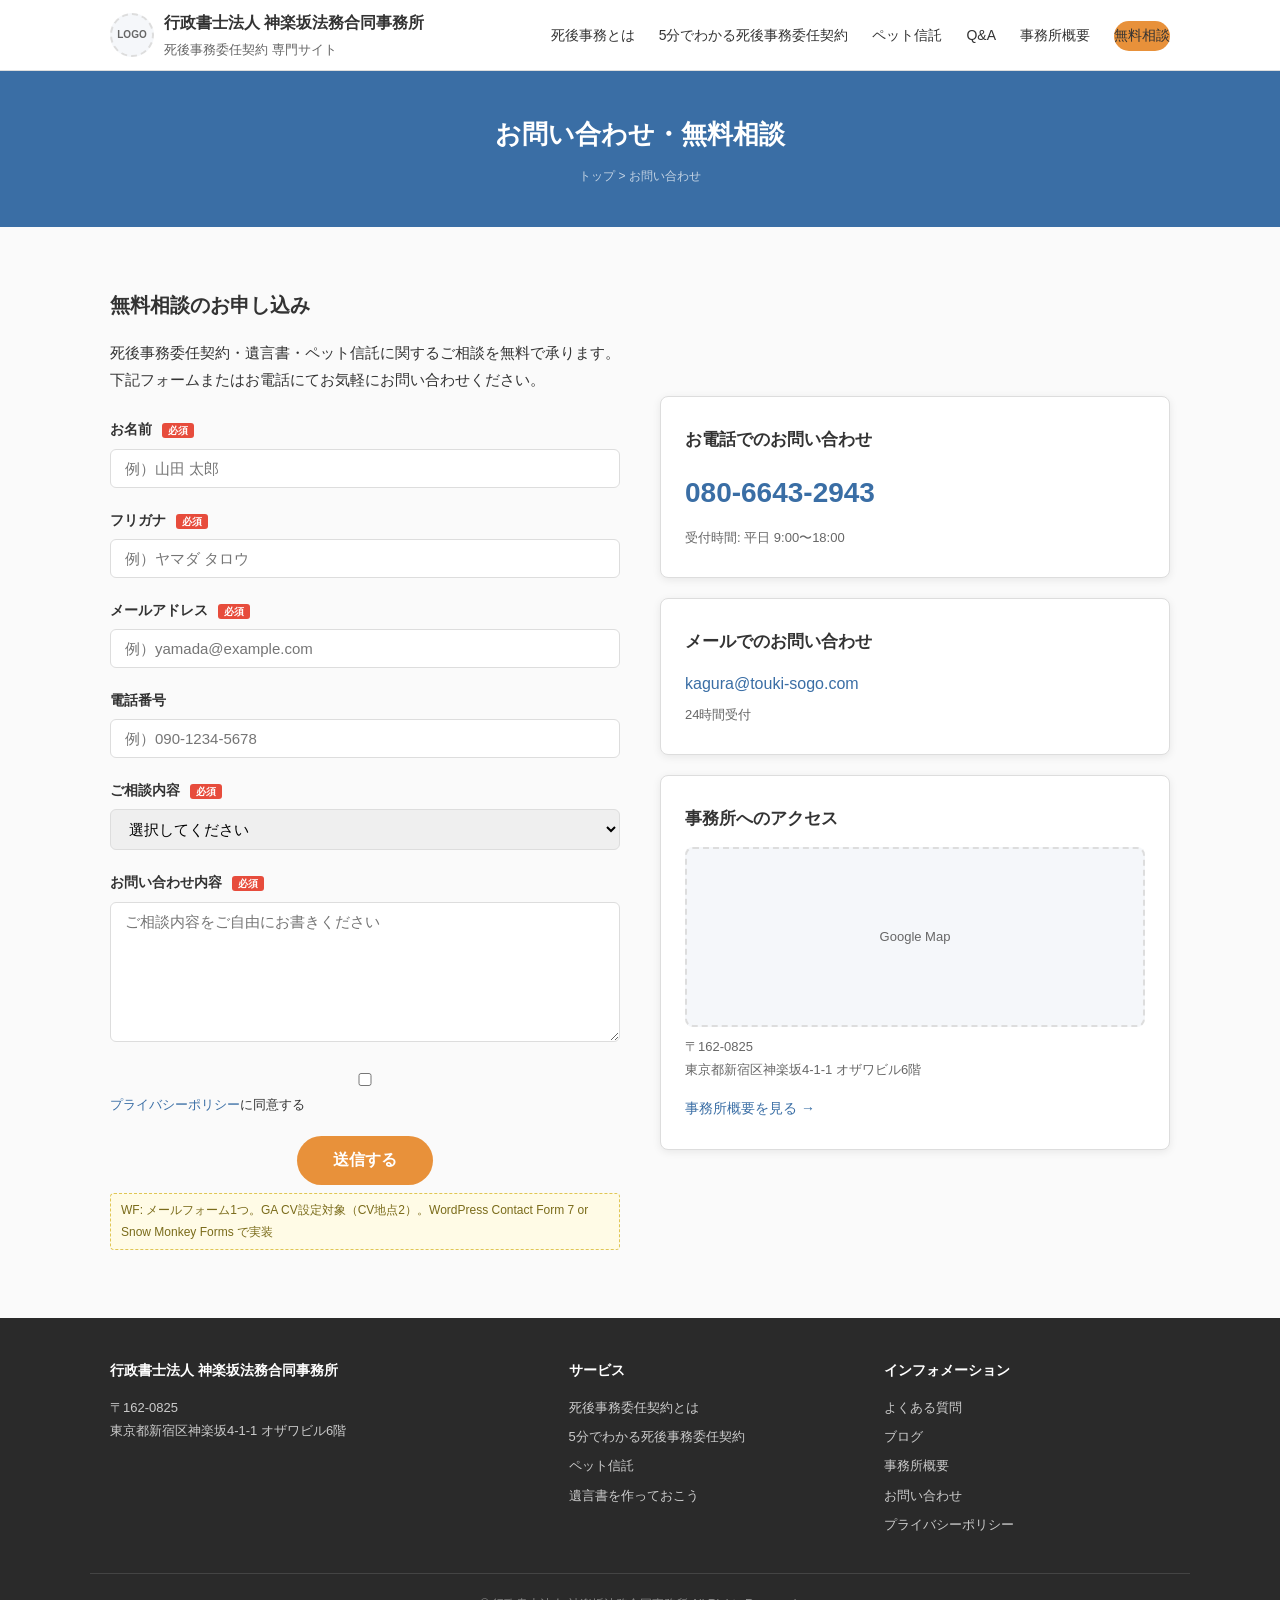
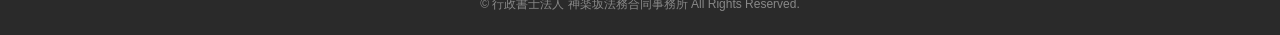
<file: contact.html>
<!DOCTYPE html>
<html lang="ja">
<head>
  <meta charset="UTF-8">
  <meta name="viewport" content="width=device-width, initial-scale=1.0">
  <title>お問い合わせ｜神楽坂法務合同事務所</title>
  <link rel="stylesheet" href="style.css">
</head>
<body>

<header class="site-header">
  <div class="header-inner">
    <a href="index.html" class="site-logo"><div class="logo-placeholder">LOGO</div><div>行政書士法人 神楽坂法務合同事務所<span>死後事務委任契約 専門サイト</span></div></a>
    <nav class="global-nav"><ul><li><a href="about-shigojumu.html">死後事務とは</a></li><li><a href="lecture.html">5分でわかる死後事務委任契約</a></li><li><a href="pet-trust.html">ペット信託</a></li><li><a href="qa.html">Q&A</a></li><li><a href="office.html">事務所概要</a></li><li><a href="contact.html" class="header-cta">無料相談</a></li></ul></nav>
    <button class="nav-toggle" aria-label="メニュー">&#9776;</button>
  </div>
</header>

<div class="page-header">
  <div class="container">
    <h1>お問い合わせ・無料相談</h1>
    <p class="breadcrumb"><a href="index.html">トップ</a> &gt; お問い合わせ</p>
  </div>
</div>

<section class="section">
  <div class="container">
    <div class="two-col">
      <div>
        <h2 style="font-size:20px;margin-bottom:16px;">無料相談のお申し込み</h2>
        <p style="margin-bottom:24px;">死後事務委任契約・遺言書・ペット信託に関するご相談を無料で承ります。下記フォームまたはお電話にてお気軽にお問い合わせください。</p>

        <form>
          <div class="form-group">
            <label>お名前 <span class="required">必須</span></label>
            <input type="text" placeholder="例）山田 太郎">
          </div>
          <div class="form-group">
            <label>フリガナ <span class="required">必須</span></label>
            <input type="text" placeholder="例）ヤマダ タロウ">
          </div>
          <div class="form-group">
            <label>メールアドレス <span class="required">必須</span></label>
            <input type="email" placeholder="例）yamada@example.com">
          </div>
          <div class="form-group">
            <label>電話番号</label>
            <input type="tel" placeholder="例）090-1234-5678">
          </div>
          <div class="form-group">
            <label>ご相談内容 <span class="required">必須</span></label>
            <select>
              <option>選択してください</option>
              <option>死後事務委任契約について</option>
              <option>遺言書について</option>
              <option>ペット信託について</option>
              <option>費用・見積りについて</option>
              <option>その他</option>
            </select>
          </div>
          <div class="form-group">
            <label>お問い合わせ内容 <span class="required">必須</span></label>
            <textarea placeholder="ご相談内容をご自由にお書きください"></textarea>
          </div>
          <div class="form-group">
            <label style="font-weight:400;font-size:13px;">
              <input type="checkbox"> <a href="privacy.html">プライバシーポリシー</a>に同意する
            </label>
          </div>
          <div style="text-align:center;margin-top:20px;">
            <button type="submit" class="btn btn--primary">送信する</button>
          </div>
        </form>
        <div class="wf-note">WF: メールフォーム1つ。GA CV設定対象（CV地点2）。WordPress Contact Form 7 or Snow Monkey Forms で実装</div>
      </div>

      <div>
        <div class="card" style="margin-bottom:20px;">
          <h3 style="margin-bottom:12px;">お電話でのお問い合わせ</h3>
          <p style="font-size:28px;font-weight:700;color:var(--color-primary);margin-bottom:8px;">080-6643-2943</p>
          <p style="font-size:13px;color:#666;">受付時間: 平日 9:00〜18:00</p>
        </div>
        <div class="card" style="margin-bottom:20px;">
          <h3 style="margin-bottom:12px;">メールでのお問い合わせ</h3>
          <p style="font-size:16px;color:var(--color-primary);">kagura@touki-sogo.com</p>
          <p style="font-size:13px;color:#666;margin-top:4px;">24時間受付</p>
        </div>
        <div class="card">
          <h3 style="margin-bottom:12px;">事務所へのアクセス</h3>
          <div class="map-placeholder" style="height:180px;">Google Map</div>
          <p style="font-size:13px;margin-top:8px;">〒162-0825<br>東京都新宿区神楽坂4-1-1 オザワビル6階</p>
          <a href="office.html" class="card-link">事務所概要を見る &rarr;</a>
        </div>
      </div>
    </div>
  </div>
</section>

<footer class="site-footer">
  <div class="footer-inner">
    <div class="footer-col"><h4>行政書士法人 神楽坂法務合同事務所</h4><p>〒162-0825<br>東京都新宿区神楽坂4-1-1 オザワビル6階</p></div>
    <div class="footer-col"><h4>サービス</h4><ul><li><a href="about-shigojumu.html">死後事務委任契約とは</a></li><li><a href="lecture.html">5分でわかる死後事務委任契約</a></li><li><a href="pet-trust.html">ペット信託</a></li><li><a href="will.html">遺言書を作っておこう</a></li></ul></div>
    <div class="footer-col"><h4>インフォメーション</h4><ul><li><a href="qa.html">よくある質問</a></li><li><a href="blog.html">ブログ</a></li><li><a href="office.html">事務所概要</a></li><li><a href="contact.html">お問い合わせ</a></li><li><a href="privacy.html">プライバシーポリシー</a></li></ul></div>
  </div>
  <div class="footer-bottom">&copy; 行政書士法人 神楽坂法務合同事務所 All Rights Reserved.</div>
</footer>
</body>
</html>
</file>
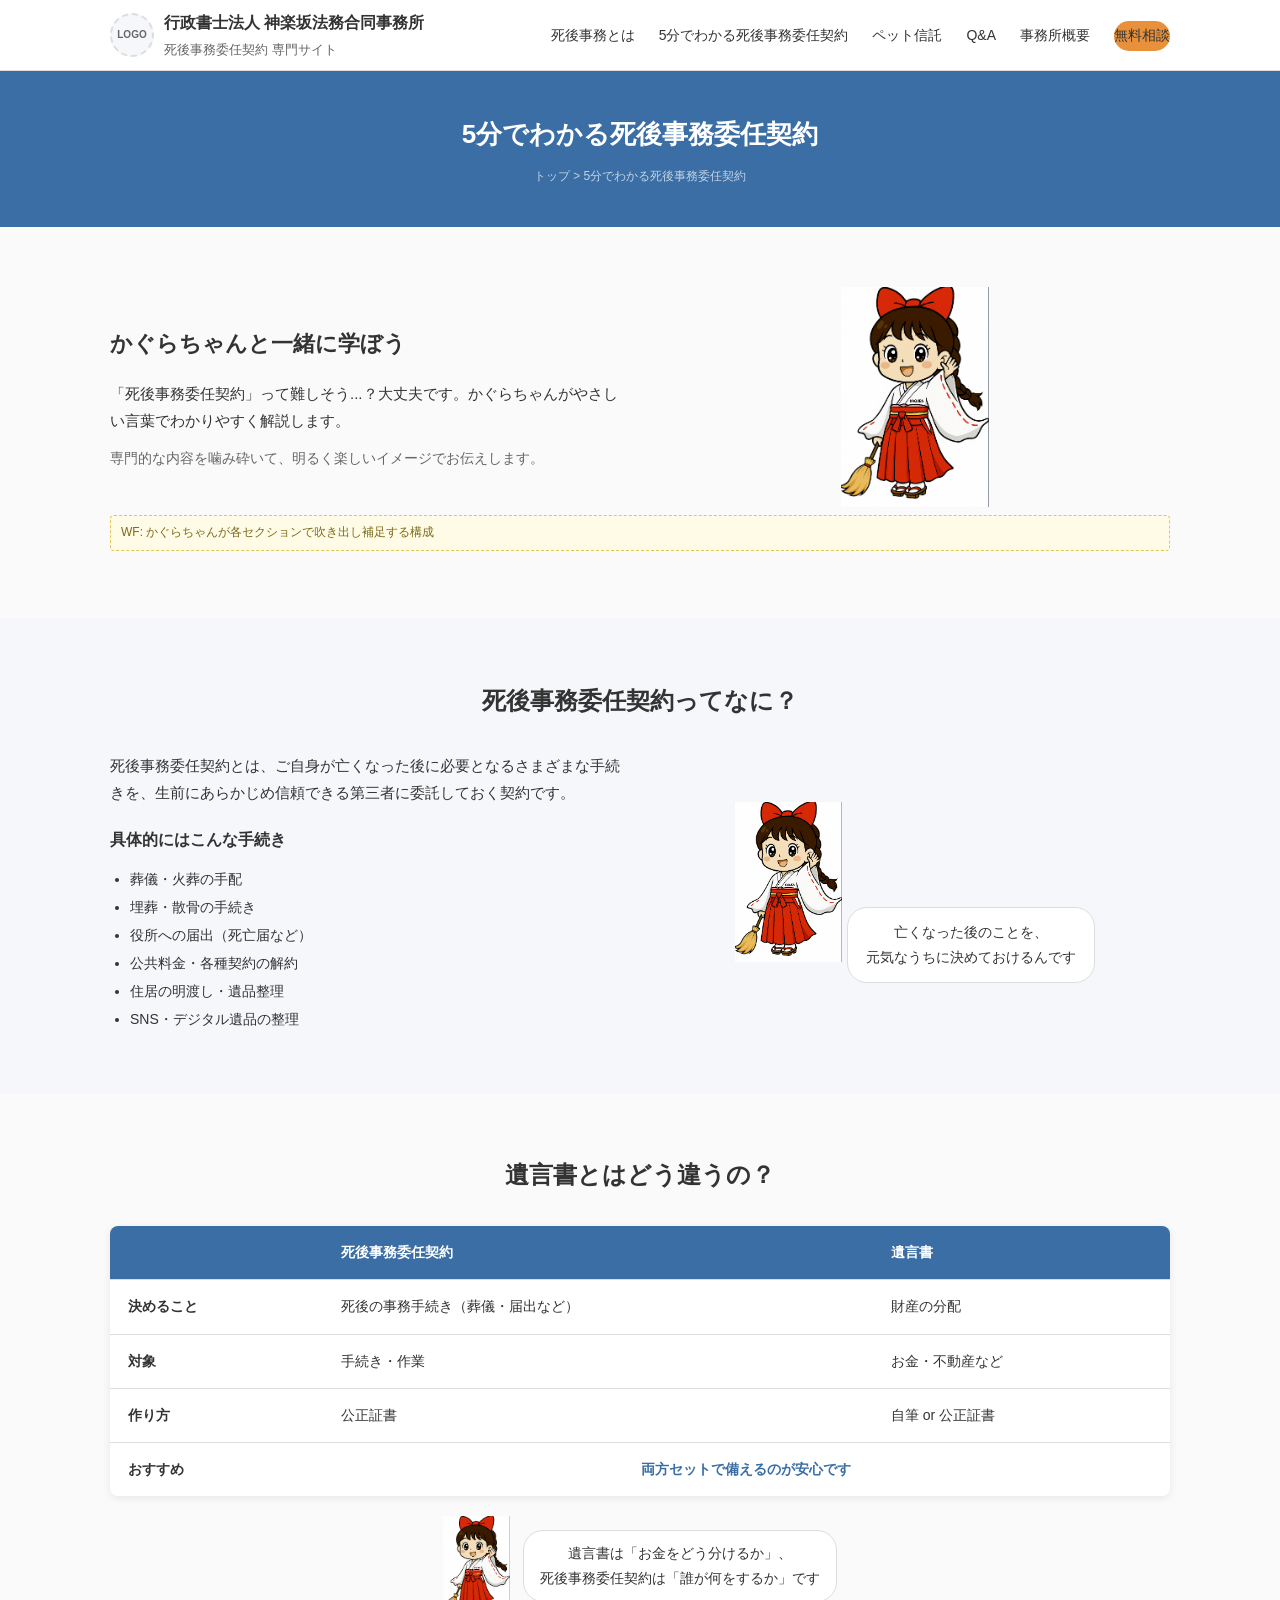
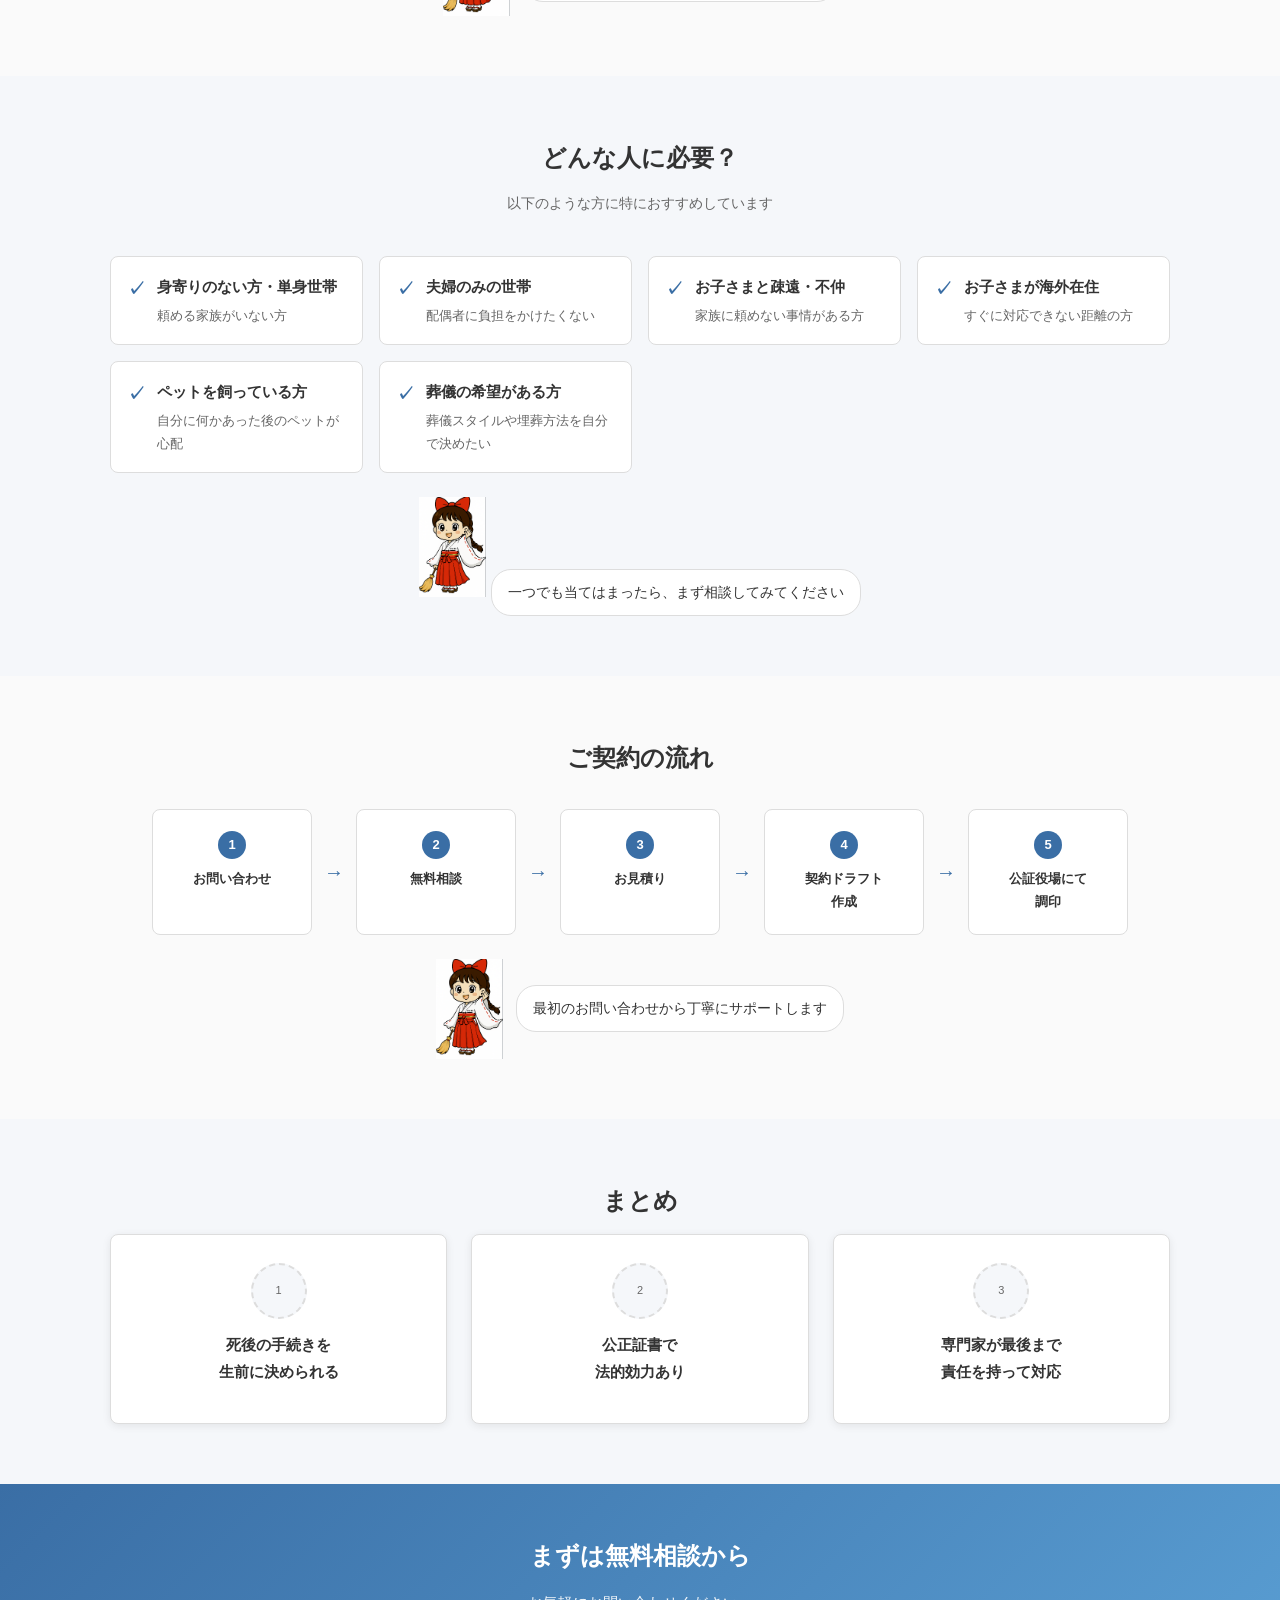
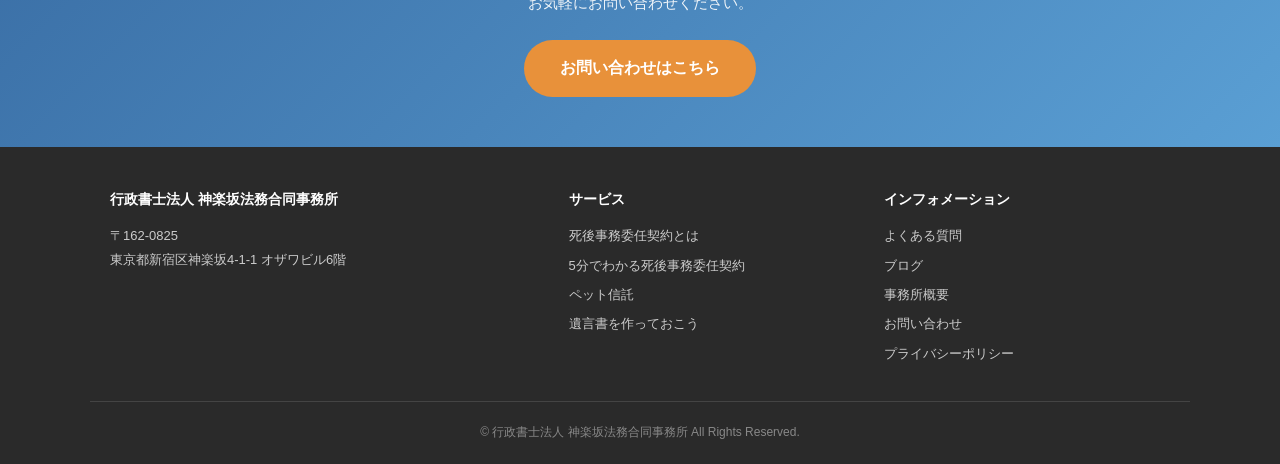
<file: lecture.html>
<!DOCTYPE html>
<html lang="ja">
<head>
  <meta charset="UTF-8">
  <meta name="viewport" content="width=device-width, initial-scale=1.0">
  <title>5分でわかる死後事務委任契約｜神楽坂法務合同事務所</title>
  <link rel="stylesheet" href="style.css">
</head>
<body>

<header class="site-header">
  <div class="header-inner">
    <a href="index.html" class="site-logo"><div class="logo-placeholder">LOGO</div><div>行政書士法人 神楽坂法務合同事務所<span>死後事務委任契約 専門サイト</span></div></a>
    <nav class="global-nav"><ul><li><a href="about-shigojumu.html">死後事務とは</a></li><li><a href="lecture.html">5分でわかる死後事務委任契約</a></li><li><a href="pet-trust.html">ペット信託</a></li><li><a href="qa.html">Q&A</a></li><li><a href="office.html">事務所概要</a></li><li><a href="contact.html" class="header-cta">無料相談</a></li></ul></nav>
    <button class="nav-toggle" aria-label="メニュー">&#9776;</button>
  </div>
</header>

<div class="page-header">
  <div class="container">
    <h1>5分でわかる死後事務委任契約</h1>
    <p class="breadcrumb"><a href="index.html">トップ</a> &gt; 5分でわかる死後事務委任契約</p>
  </div>
</div>

<!-- 導入 -->
<section class="section">
  <div class="container">
    <div class="two-col">
      <div>
        <h2 style="font-size:22px;margin-bottom:16px;">かぐらちゃんと一緒に学ぼう</h2>
        <p>「死後事務委任契約」って難しそう...？大丈夫です。かぐらちゃんがやさしい言葉でわかりやすく解説します。</p>
        <p style="margin-top:12px;font-size:14px;color:#666;">専門的な内容を噛み砕いて、明るく楽しいイメージでお伝えします。</p>
      </div>
      <div style="display:flex;justify-content:center;">
        <img src="images/kagura.png" alt="かぐらちゃん" style="height:220px;">
      </div>
    </div>
    <div class="wf-note">WF: かぐらちゃんが各セクションで吹き出し補足する構成</div>
  </div>
</section>

<!-- セクション1: 死後事務委任契約ってなに？ -->
<section class="section section--alt">
  <div class="container">
    <h2 class="section-title">死後事務委任契約ってなに？</h2>
    <div class="two-col" style="margin-top:30px;">
      <div>
        <p>死後事務委任契約とは、ご自身が亡くなった後に必要となるさまざまな手続きを、生前にあらかじめ信頼できる第三者に委託しておく契約です。</p>
        <h3 style="font-size:16px;margin:20px 0 10px;">具体的にはこんな手続き</h3>
        <ul style="margin-left:20px;font-size:14px;line-height:2;">
          <li>葬儀・火葬の手配</li>
          <li>埋葬・散骨の手続き</li>
          <li>役所への届出（死亡届など）</li>
          <li>公共料金・各種契約の解約</li>
          <li>住居の明渡し・遺品整理</li>
          <li>SNS・デジタル遺品の整理</li>
        </ul>
      </div>
      <div style="text-align:center;">
        <img src="images/kagura.png" alt="かぐらちゃん" style="height:160px;">
        <div style="background:#fff;display:inline-block;padding:12px 18px;border-radius:20px;border:1px solid var(--color-border);font-size:14px;margin-top:12px;max-width:260px;">
          亡くなった後のことを、<br>元気なうちに決めておけるんです
        </div>
      </div>
    </div>
  </div>
</section>

<!-- セクション2: 遺言書との違い -->
<section class="section">
  <div class="container">
    <h2 class="section-title">遺言書とはどう違うの？</h2>
    <div style="margin-top:30px;">
      <table class="wf-table">
        <thead>
          <tr><th></th><th>死後事務委任契約</th><th>遺言書</th></tr>
        </thead>
        <tbody>
          <tr><td style="font-weight:600;">決めること</td><td>死後の事務手続き（葬儀・届出など）</td><td>財産の分配</td></tr>
          <tr><td style="font-weight:600;">対象</td><td>手続き・作業</td><td>お金・不動産など</td></tr>
          <tr><td style="font-weight:600;">作り方</td><td>公正証書</td><td>自筆 or 公正証書</td></tr>
          <tr><td style="font-weight:600;">おすすめ</td><td colspan="2" style="text-align:center;font-weight:600;color:var(--color-primary);">両方セットで備えるのが安心です</td></tr>
        </tbody>
      </table>
      <div style="text-align:center;margin-top:16px;">
        <img src="images/kagura.png" alt="かぐらちゃん" style="height:100px;vertical-align:middle;">
        <span style="background:#fff;display:inline-block;padding:10px 16px;border-radius:20px;border:1px solid var(--color-border);font-size:14px;vertical-align:middle;margin-left:8px;">遺言書は「お金をどう分けるか」、<br>死後事務委任契約は「誰が何をするか」です</span>
      </div>
    </div>
  </div>
</section>

<!-- セクション3: どんな人に必要？ -->
<section class="section section--alt">
  <div class="container">
    <h2 class="section-title">どんな人に必要？</h2>
    <p class="section-subtitle">以下のような方に特におすすめしています</p>
    <div class="target-list">
      <div class="target-item"><span class="check">&#10003;</span><div><strong>身寄りのない方・単身世帯</strong><p style="font-size:13px;color:#666;margin-top:4px;">頼める家族がいない方</p></div></div>
      <div class="target-item"><span class="check">&#10003;</span><div><strong>夫婦のみの世帯</strong><p style="font-size:13px;color:#666;margin-top:4px;">配偶者に負担をかけたくない</p></div></div>
      <div class="target-item"><span class="check">&#10003;</span><div><strong>お子さまと疎遠・不仲</strong><p style="font-size:13px;color:#666;margin-top:4px;">家族に頼めない事情がある方</p></div></div>
      <div class="target-item"><span class="check">&#10003;</span><div><strong>お子さまが海外在住</strong><p style="font-size:13px;color:#666;margin-top:4px;">すぐに対応できない距離の方</p></div></div>
      <div class="target-item"><span class="check">&#10003;</span><div><strong>ペットを飼っている方</strong><p style="font-size:13px;color:#666;margin-top:4px;">自分に何かあった後のペットが心配</p></div></div>
      <div class="target-item"><span class="check">&#10003;</span><div><strong>葬儀の希望がある方</strong><p style="font-size:13px;color:#666;margin-top:4px;">葬儀スタイルや埋葬方法を自分で決めたい</p></div></div>
    </div>
    <div style="text-align:center;margin-top:24px;">
      <img src="images/kagura.png" alt="かぐらちゃん" style="height:100px;">
      <div style="background:#fff;display:inline-block;padding:10px 16px;border-radius:20px;border:1px solid var(--color-border);font-size:14px;margin-top:8px;">一つでも当てはまったら、まず相談してみてください</div>
    </div>
  </div>
</section>

<!-- セクション4: 契約の流れ -->
<section class="section">
  <div class="container">
    <h2 class="section-title">ご契約の流れ</h2>
    <div class="flow-steps" style="margin-top:30px;">
      <div class="flow-step"><div class="step-num">1</div><h4>お問い合わせ</h4></div>
      <div class="flow-arrow">&rarr;</div>
      <div class="flow-step"><div class="step-num">2</div><h4>無料相談</h4></div>
      <div class="flow-arrow">&rarr;</div>
      <div class="flow-step"><div class="step-num">3</div><h4>お見積り</h4></div>
      <div class="flow-arrow">&rarr;</div>
      <div class="flow-step"><div class="step-num">4</div><h4>契約ドラフト<br>作成</h4></div>
      <div class="flow-arrow">&rarr;</div>
      <div class="flow-step"><div class="step-num">5</div><h4>公証役場にて<br>調印</h4></div>
    </div>
    <div style="text-align:center;margin-top:24px;">
      <img src="images/kagura.png" alt="かぐらちゃん" style="height:100px;vertical-align:middle;">
      <span style="background:#fff;display:inline-block;padding:10px 16px;border-radius:20px;border:1px solid var(--color-border);font-size:14px;vertical-align:middle;margin-left:8px;">最初のお問い合わせから丁寧にサポートします</span>
    </div>
  </div>
</section>

<!-- まとめ -->
<section class="section section--alt">
  <div class="container">
    <h2 class="section-title">まとめ</h2>
    <div class="card-grid" style="grid-template-columns:repeat(3,1fr);">
      <div class="card" style="text-align:center;">
        <div class="card-icon" style="margin:0 auto 12px;">1</div>
        <h3 style="font-size:15px;">死後の手続きを<br>生前に決められる</h3>
      </div>
      <div class="card" style="text-align:center;">
        <div class="card-icon" style="margin:0 auto 12px;">2</div>
        <h3 style="font-size:15px;">公正証書で<br>法的効力あり</h3>
      </div>
      <div class="card" style="text-align:center;">
        <div class="card-icon" style="margin:0 auto 12px;">3</div>
        <h3 style="font-size:15px;">専門家が最後まで<br>責任を持って対応</h3>
      </div>
    </div>
  </div>
</section>

<section class="cta-section">
  <div class="container">
    <h2>まずは無料相談から</h2>
    <p>お気軽にお問い合わせください。</p>
    <a href="contact.html" class="btn btn--primary">お問い合わせはこちら</a>
  </div>
</section>

<footer class="site-footer">
  <div class="footer-inner">
    <div class="footer-col"><h4>行政書士法人 神楽坂法務合同事務所</h4><p>〒162-0825<br>東京都新宿区神楽坂4-1-1 オザワビル6階</p></div>
    <div class="footer-col"><h4>サービス</h4><ul><li><a href="about-shigojumu.html">死後事務委任契約とは</a></li><li><a href="lecture.html">5分でわかる死後事務委任契約</a></li><li><a href="pet-trust.html">ペット信託</a></li><li><a href="will.html">遺言書を作っておこう</a></li></ul></div>
    <div class="footer-col"><h4>インフォメーション</h4><ul><li><a href="qa.html">よくある質問</a></li><li><a href="blog.html">ブログ</a></li><li><a href="office.html">事務所概要</a></li><li><a href="contact.html">お問い合わせ</a></li><li><a href="privacy.html">プライバシーポリシー</a></li></ul></div>
  </div>
  <div class="footer-bottom">&copy; 行政書士法人 神楽坂法務合同事務所 All Rights Reserved.</div>
</footer>
</body>
</html>
</file>
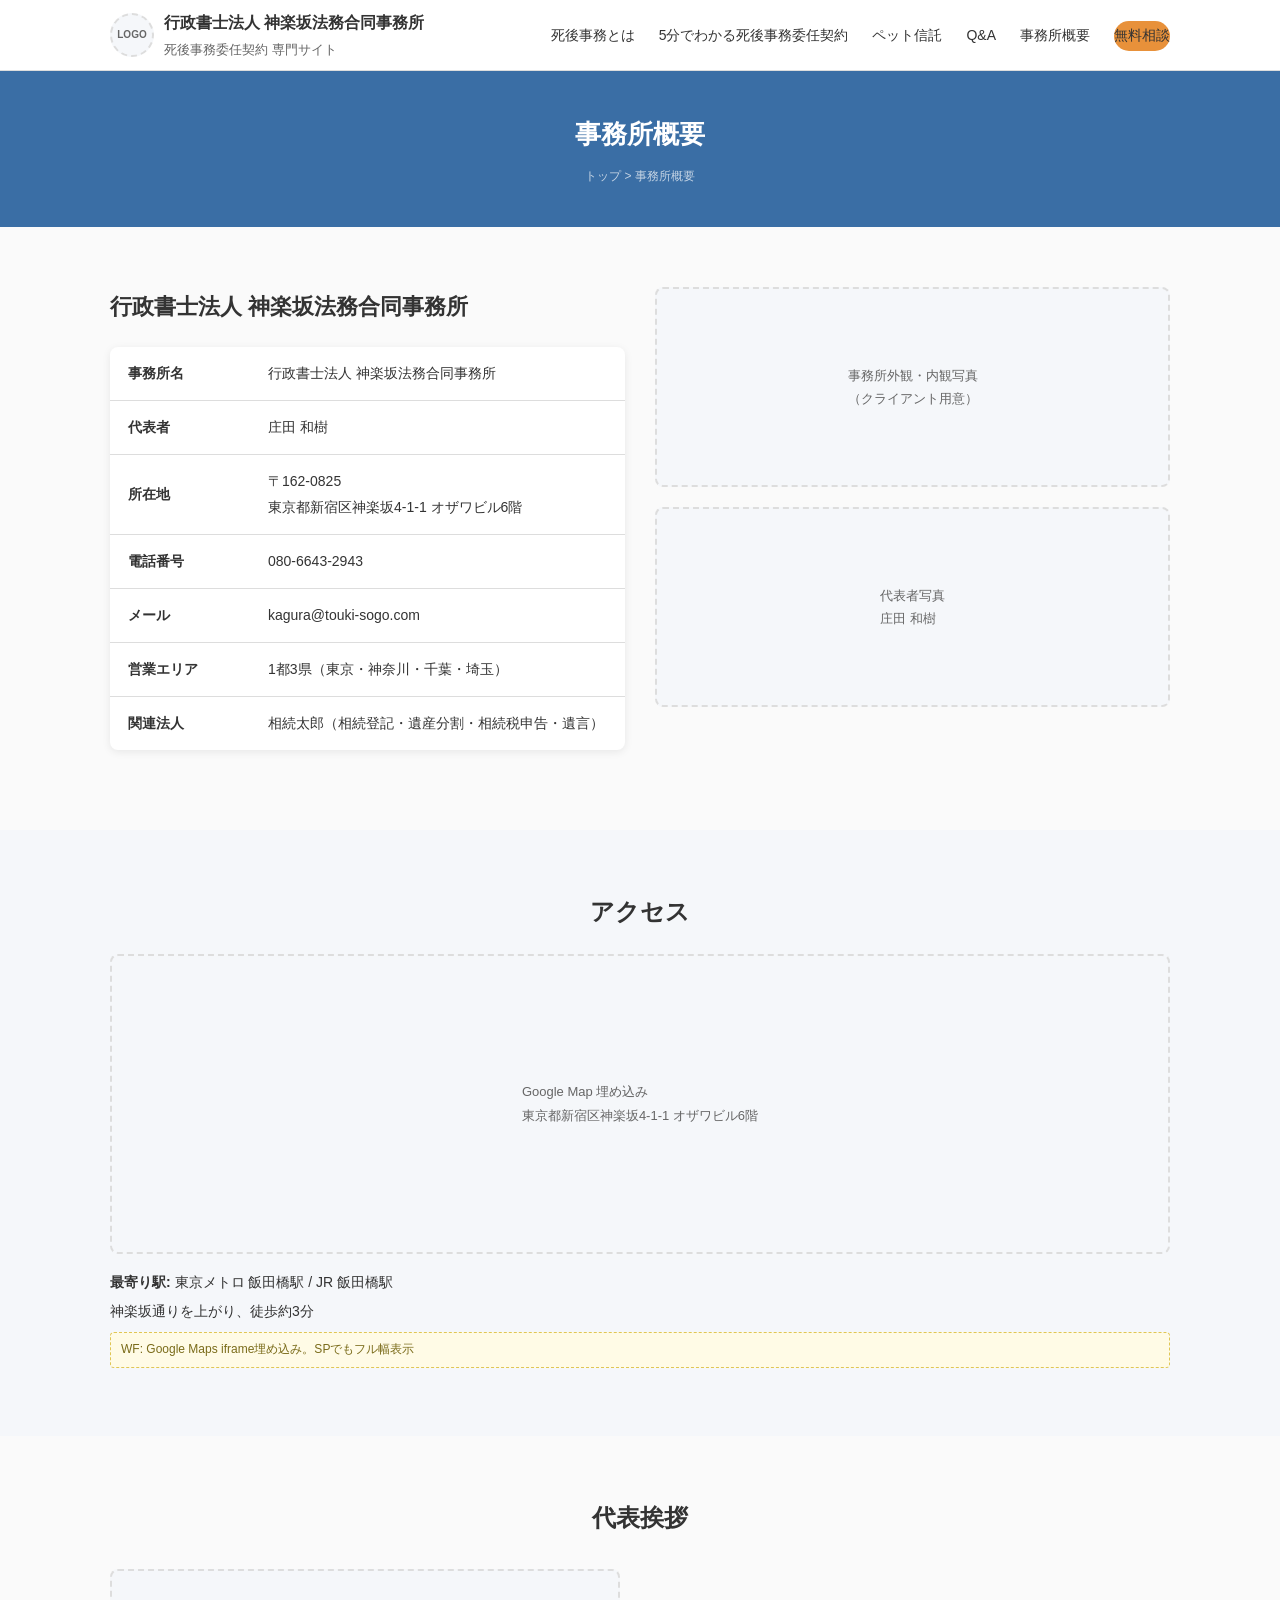
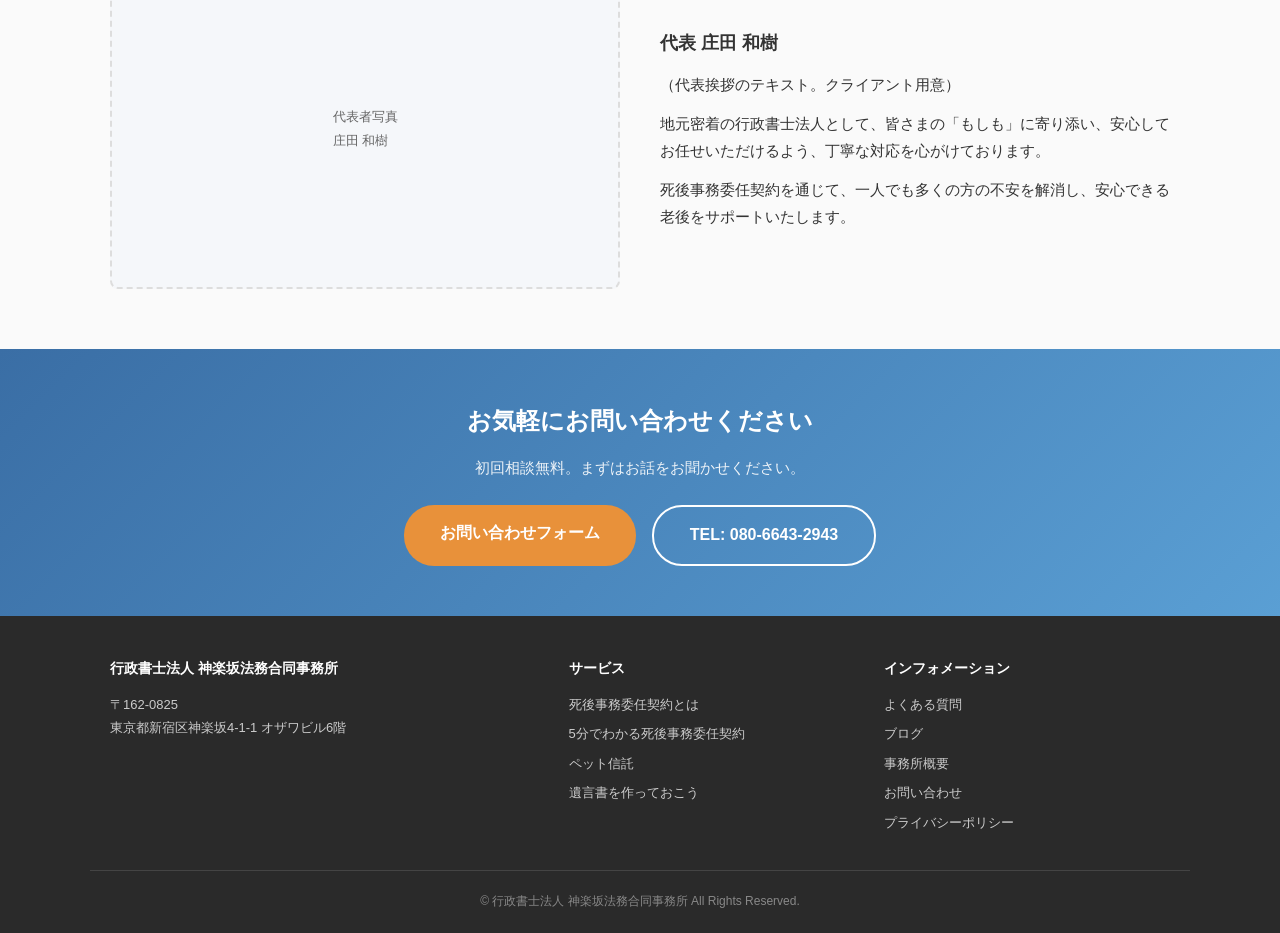
<file: office.html>
<!DOCTYPE html>
<html lang="ja">
<head>
  <meta charset="UTF-8">
  <meta name="viewport" content="width=device-width, initial-scale=1.0">
  <title>事務所概要｜神楽坂法務合同事務所</title>
  <link rel="stylesheet" href="style.css">
</head>
<body>

<header class="site-header">
  <div class="header-inner">
    <a href="index.html" class="site-logo"><div class="logo-placeholder">LOGO</div><div>行政書士法人 神楽坂法務合同事務所<span>死後事務委任契約 専門サイト</span></div></a>
    <nav class="global-nav"><ul><li><a href="about-shigojumu.html">死後事務とは</a></li><li><a href="lecture.html">5分でわかる死後事務委任契約</a></li><li><a href="pet-trust.html">ペット信託</a></li><li><a href="qa.html">Q&A</a></li><li><a href="office.html">事務所概要</a></li><li><a href="contact.html" class="header-cta">無料相談</a></li></ul></nav>
    <button class="nav-toggle" aria-label="メニュー">&#9776;</button>
  </div>
</header>

<div class="page-header">
  <div class="container">
    <h1>事務所概要</h1>
    <p class="breadcrumb"><a href="index.html">トップ</a> &gt; 事務所概要</p>
  </div>
</div>

<section class="section">
  <div class="container">
    <div class="office-info">
      <div>
        <h2 style="font-size:22px;margin-bottom:20px;">行政書士法人 神楽坂法務合同事務所</h2>
        <table class="wf-table">
          <tbody>
            <tr><td style="font-weight:600;width:140px;">事務所名</td><td>行政書士法人 神楽坂法務合同事務所</td></tr>
            <tr><td style="font-weight:600;">代表者</td><td>庄田 和樹</td></tr>
            <tr><td style="font-weight:600;">所在地</td><td>〒162-0825<br>東京都新宿区神楽坂4-1-1 オザワビル6階</td></tr>
            <tr><td style="font-weight:600;">電話番号</td><td>080-6643-2943</td></tr>
            <tr><td style="font-weight:600;">メール</td><td>kagura@touki-sogo.com</td></tr>
            <tr><td style="font-weight:600;">営業エリア</td><td>1都3県（東京・神奈川・千葉・埼玉）</td></tr>
            <tr><td style="font-weight:600;">関連法人</td><td>相続太郎（相続登記・遺産分割・相続税申告・遺言）</td></tr>
          </tbody>
        </table>
      </div>
      <div>
        <div class="image-placeholder" style="height:200px;margin-bottom:20px;">事務所外観・内観写真<br>（クライアント用意）</div>
        <div class="image-placeholder" style="height:200px;">代表者写真<br>庄田 和樹</div>
      </div>
    </div>
  </div>
</section>

<section class="section section--alt">
  <div class="container">
    <h2 class="section-title">アクセス</h2>
    <div class="map-placeholder" style="margin-top:20px;">
      Google Map 埋め込み<br>
      東京都新宿区神楽坂4-1-1 オザワビル6階
    </div>
    <div style="margin-top:16px;">
      <p style="font-size:14px;"><strong>最寄り駅:</strong> 東京メトロ 飯田橋駅 / JR 飯田橋駅</p>
      <p style="font-size:14px;margin-top:4px;">神楽坂通りを上がり、徒歩約3分</p>
    </div>
    <div class="wf-note">WF: Google Maps iframe埋め込み。SPでもフル幅表示</div>
  </div>
</section>

<section class="section">
  <div class="container">
    <h2 class="section-title">代表挨拶</h2>
    <div class="two-col" style="margin-top:30px;">
      <div class="image-placeholder" style="height:320px;">代表者写真<br>庄田 和樹</div>
      <div>
        <h3 style="margin-bottom:12px;">代表 庄田 和樹</h3>
        <p>（代表挨拶のテキスト。クライアント用意）</p>
        <p style="margin-top:12px;">地元密着の行政書士法人として、皆さまの「もしも」に寄り添い、安心してお任せいただけるよう、丁寧な対応を心がけております。</p>
        <p style="margin-top:12px;">死後事務委任契約を通じて、一人でも多くの方の不安を解消し、安心できる老後をサポートいたします。</p>
      </div>
    </div>
  </div>
</section>

<section class="cta-section">
  <div class="container">
    <h2>お気軽にお問い合わせください</h2>
    <p>初回相談無料。まずはお話をお聞かせください。</p>
    <div style="display:flex;gap:16px;justify-content:center;flex-wrap:wrap;">
      <a href="contact.html" class="btn btn--primary">お問い合わせフォーム</a>
      <a href="tel:08066432943" class="btn btn--outline">TEL: 080-6643-2943</a>
    </div>
  </div>
</section>

<footer class="site-footer">
  <div class="footer-inner">
    <div class="footer-col"><h4>行政書士法人 神楽坂法務合同事務所</h4><p>〒162-0825<br>東京都新宿区神楽坂4-1-1 オザワビル6階</p></div>
    <div class="footer-col"><h4>サービス</h4><ul><li><a href="about-shigojumu.html">死後事務委任契約とは</a></li><li><a href="lecture.html">5分でわかる死後事務委任契約</a></li><li><a href="pet-trust.html">ペット信託</a></li><li><a href="will.html">遺言書を作っておこう</a></li></ul></div>
    <div class="footer-col"><h4>インフォメーション</h4><ul><li><a href="qa.html">よくある質問</a></li><li><a href="blog.html">ブログ</a></li><li><a href="office.html">事務所概要</a></li><li><a href="contact.html">お問い合わせ</a></li><li><a href="privacy.html">プライバシーポリシー</a></li></ul></div>
  </div>
  <div class="footer-bottom">&copy; 行政書士法人 神楽坂法務合同事務所 All Rights Reserved.</div>
</footer>
</body>
</html>
</file>
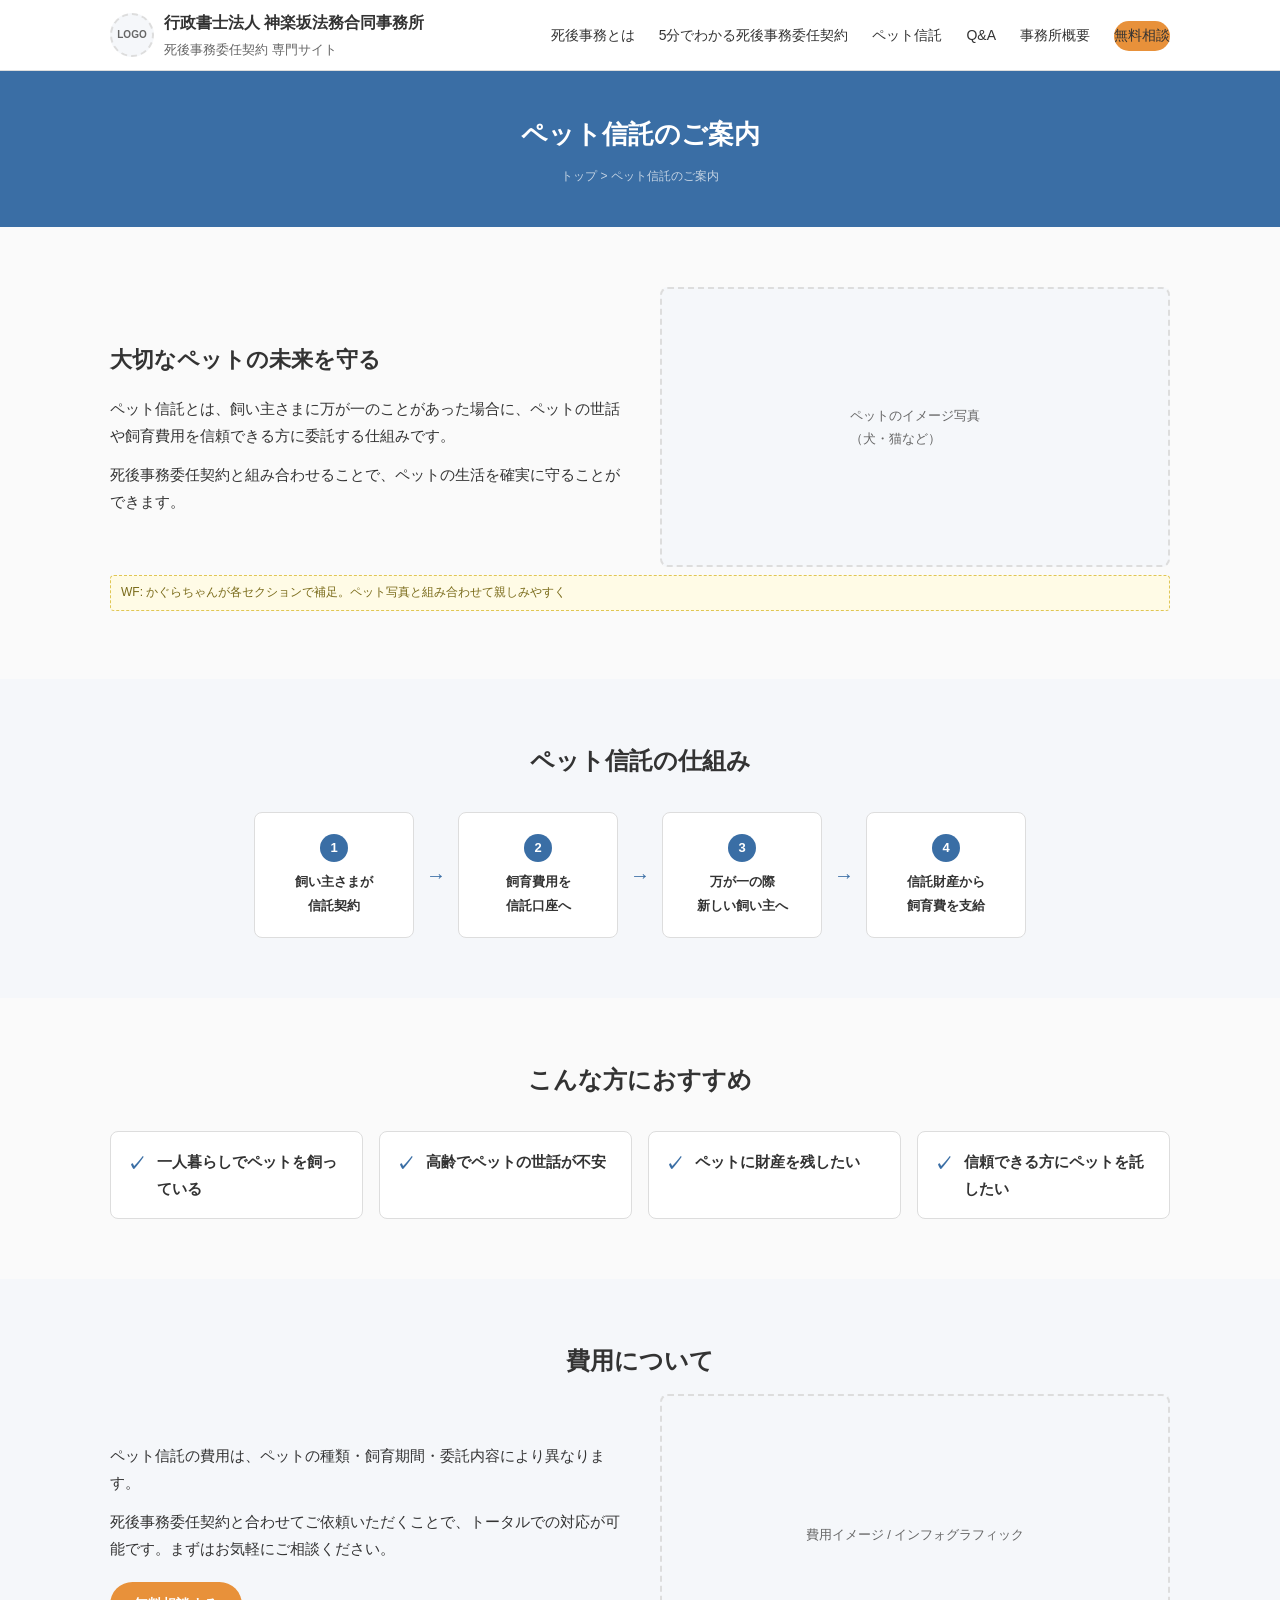
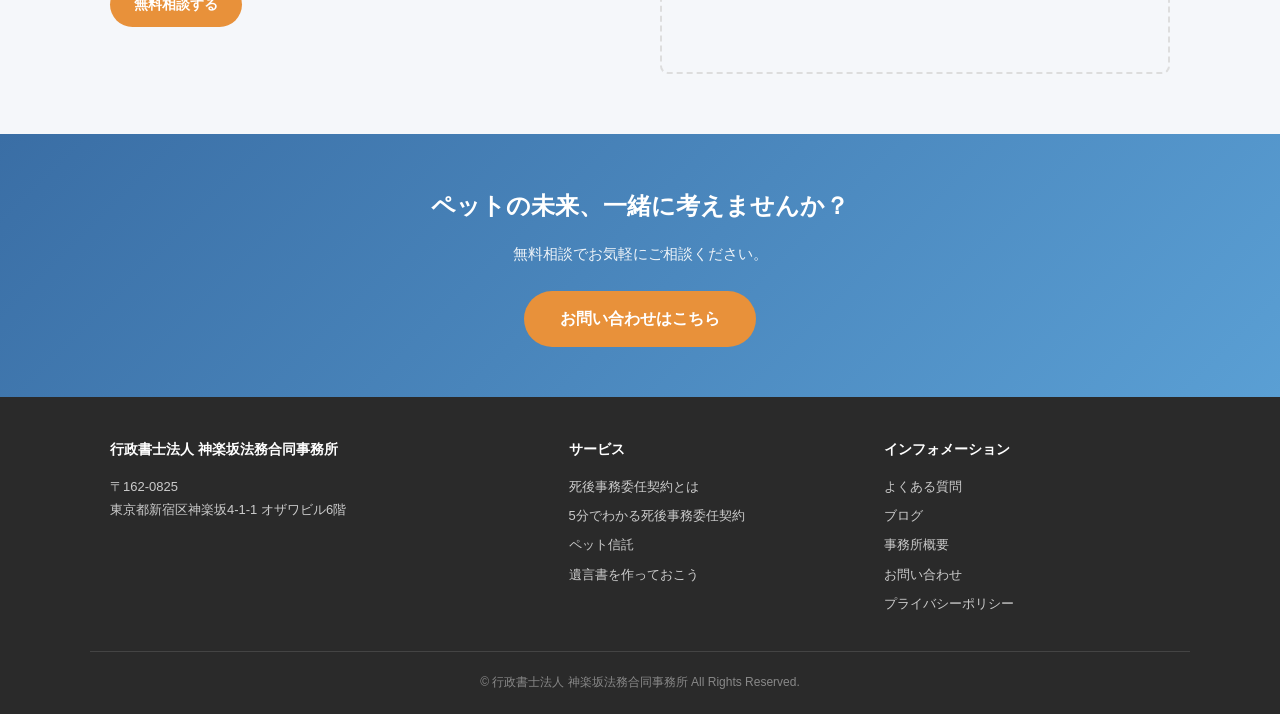
<file: pet-trust.html>
<!DOCTYPE html>
<html lang="ja">
<head>
  <meta charset="UTF-8">
  <meta name="viewport" content="width=device-width, initial-scale=1.0">
  <title>ペット信託のご案内｜神楽坂法務合同事務所</title>
  <link rel="stylesheet" href="style.css">
</head>
<body>

<header class="site-header">
  <div class="header-inner">
    <a href="index.html" class="site-logo"><div class="logo-placeholder">LOGO</div><div>行政書士法人 神楽坂法務合同事務所<span>死後事務委任契約 専門サイト</span></div></a>
    <nav class="global-nav"><ul><li><a href="about-shigojumu.html">死後事務とは</a></li><li><a href="lecture.html">5分でわかる死後事務委任契約</a></li><li><a href="pet-trust.html">ペット信託</a></li><li><a href="qa.html">Q&A</a></li><li><a href="office.html">事務所概要</a></li><li><a href="contact.html" class="header-cta">無料相談</a></li></ul></nav>
    <button class="nav-toggle" aria-label="メニュー">&#9776;</button>
  </div>
</header>

<div class="page-header">
  <div class="container">
    <h1>ペット信託のご案内</h1>
    <p class="breadcrumb"><a href="index.html">トップ</a> &gt; ペット信託のご案内</p>
  </div>
</div>

<section class="section">
  <div class="container">
    <div class="two-col">
      <div>
        <h2 style="font-size:22px;margin-bottom:16px;">大切なペットの未来を守る</h2>
        <p>ペット信託とは、飼い主さまに万が一のことがあった場合に、ペットの世話や飼育費用を信頼できる方に委託する仕組みです。</p>
        <p style="margin-top:12px;">死後事務委任契約と組み合わせることで、ペットの生活を確実に守ることができます。</p>
      </div>
      <div class="image-placeholder">ペットのイメージ写真<br>（犬・猫など）</div>
    </div>
    <div class="wf-note">WF: かぐらちゃんが各セクションで補足。ペット写真と組み合わせて親しみやすく</div>
  </div>
</section>

<section class="section section--alt">
  <div class="container">
    <h2 class="section-title">ペット信託の仕組み</h2>
    <div class="flow-steps" style="margin-top:30px;">
      <div class="flow-step">
        <div class="step-num">1</div>
        <h4>飼い主さまが<br>信託契約</h4>
      </div>
      <div class="flow-arrow">&rarr;</div>
      <div class="flow-step">
        <div class="step-num">2</div>
        <h4>飼育費用を<br>信託口座へ</h4>
      </div>
      <div class="flow-arrow">&rarr;</div>
      <div class="flow-step">
        <div class="step-num">3</div>
        <h4>万が一の際<br>新しい飼い主へ</h4>
      </div>
      <div class="flow-arrow">&rarr;</div>
      <div class="flow-step">
        <div class="step-num">4</div>
        <h4>信託財産から<br>飼育費を支給</h4>
      </div>
    </div>
  </div>
</section>

<section class="section">
  <div class="container">
    <h2 class="section-title">こんな方におすすめ</h2>
    <div class="target-list" style="margin-top:30px;">
      <div class="target-item"><span class="check">&#10003;</span><div><strong>一人暮らしでペットを飼っている</strong></div></div>
      <div class="target-item"><span class="check">&#10003;</span><div><strong>高齢でペットの世話が不安</strong></div></div>
      <div class="target-item"><span class="check">&#10003;</span><div><strong>ペットに財産を残したい</strong></div></div>
      <div class="target-item"><span class="check">&#10003;</span><div><strong>信頼できる方にペットを託したい</strong></div></div>
    </div>
  </div>
</section>

<section class="section section--alt">
  <div class="container">
    <h2 class="section-title">費用について</h2>
    <div class="two-col">
      <div>
        <p>ペット信託の費用は、ペットの種類・飼育期間・委託内容により異なります。</p>
        <p style="margin-top:12px;">死後事務委任契約と合わせてご依頼いただくことで、トータルでの対応が可能です。まずはお気軽にご相談ください。</p>
        <a href="contact.html" class="btn btn--primary btn--small" style="margin-top:20px;">無料相談する</a>
      </div>
      <div class="image-placeholder">費用イメージ / インフォグラフィック</div>
    </div>
  </div>
</section>

<section class="cta-section">
  <div class="container">
    <h2>ペットの未来、一緒に考えませんか？</h2>
    <p>無料相談でお気軽にご相談ください。</p>
    <a href="contact.html" class="btn btn--primary">お問い合わせはこちら</a>
  </div>
</section>

<footer class="site-footer">
  <div class="footer-inner">
    <div class="footer-col"><h4>行政書士法人 神楽坂法務合同事務所</h4><p>〒162-0825<br>東京都新宿区神楽坂4-1-1 オザワビル6階</p></div>
    <div class="footer-col"><h4>サービス</h4><ul><li><a href="about-shigojumu.html">死後事務委任契約とは</a></li><li><a href="lecture.html">5分でわかる死後事務委任契約</a></li><li><a href="pet-trust.html">ペット信託</a></li><li><a href="will.html">遺言書を作っておこう</a></li></ul></div>
    <div class="footer-col"><h4>インフォメーション</h4><ul><li><a href="qa.html">よくある質問</a></li><li><a href="blog.html">ブログ</a></li><li><a href="office.html">事務所概要</a></li><li><a href="contact.html">お問い合わせ</a></li><li><a href="privacy.html">プライバシーポリシー</a></li></ul></div>
  </div>
  <div class="footer-bottom">&copy; 行政書士法人 神楽坂法務合同事務所 All Rights Reserved.</div>
</footer>
</body>
</html>
</file>
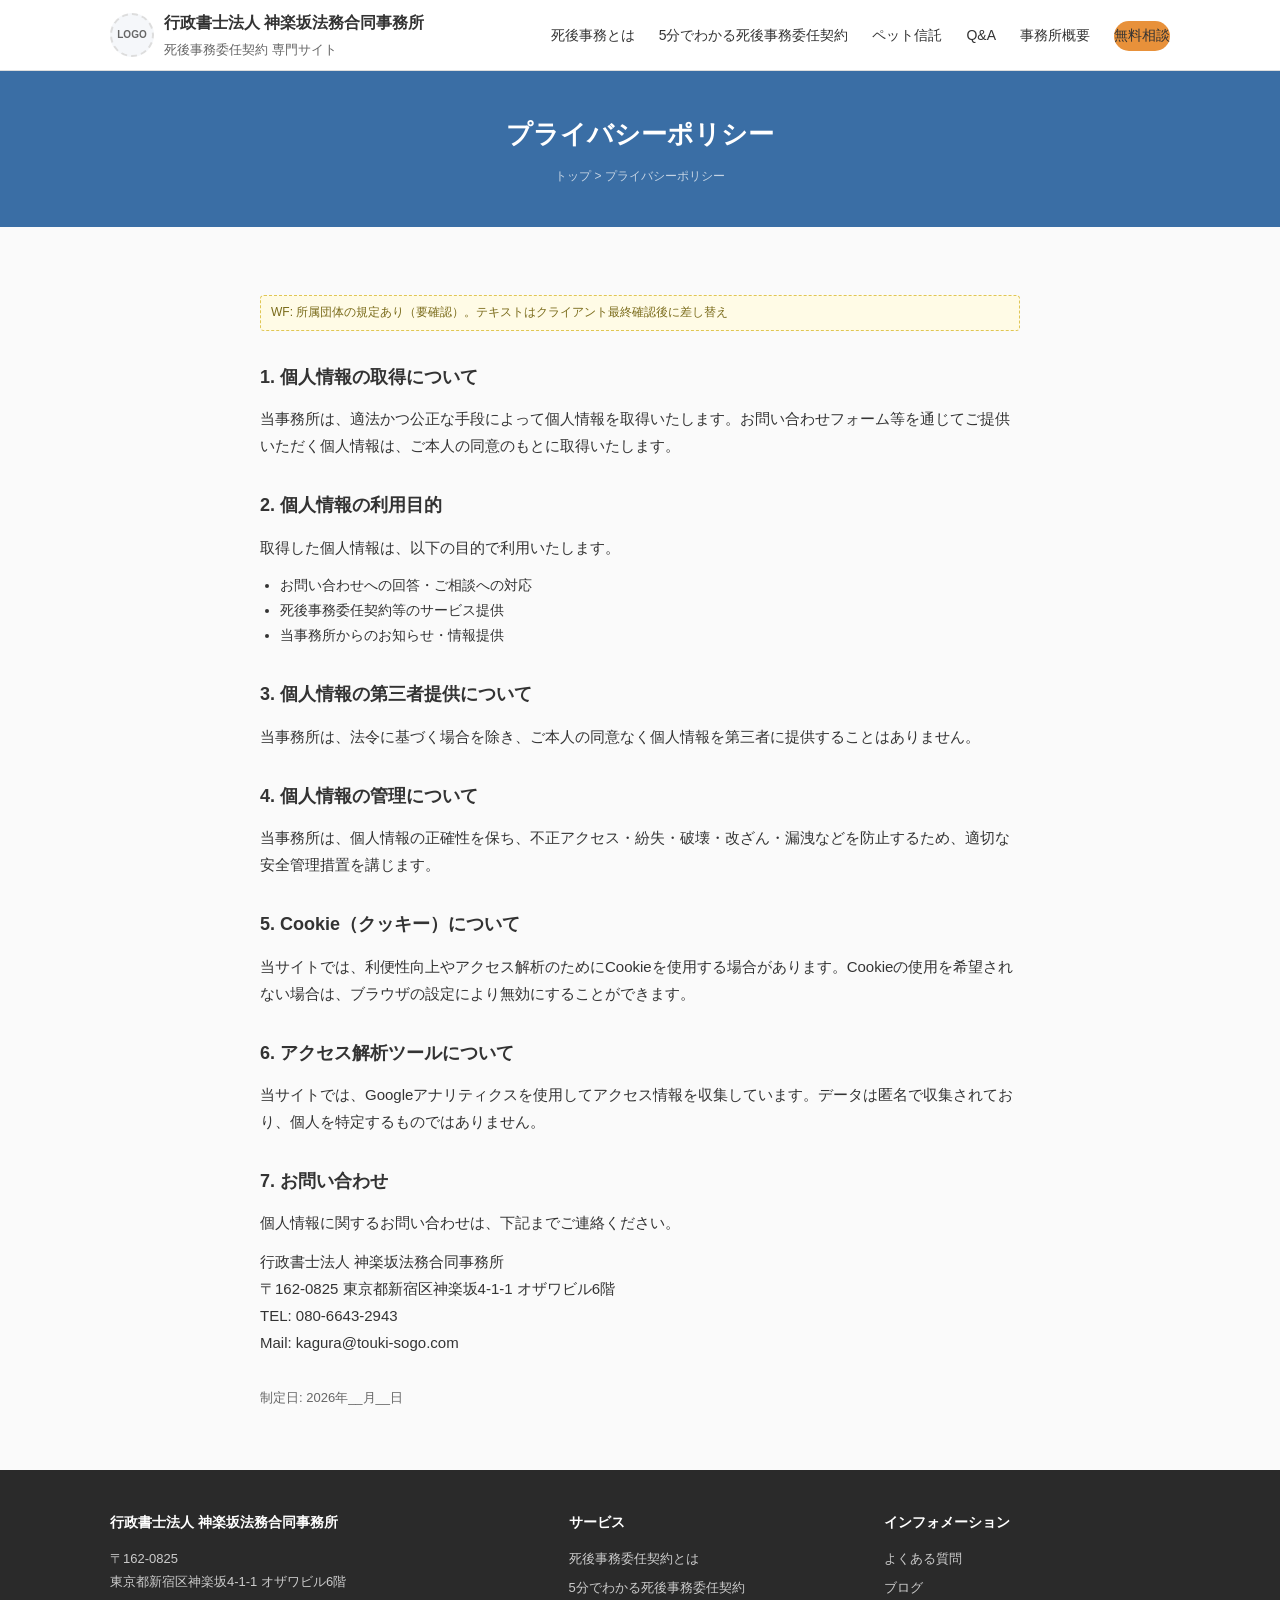
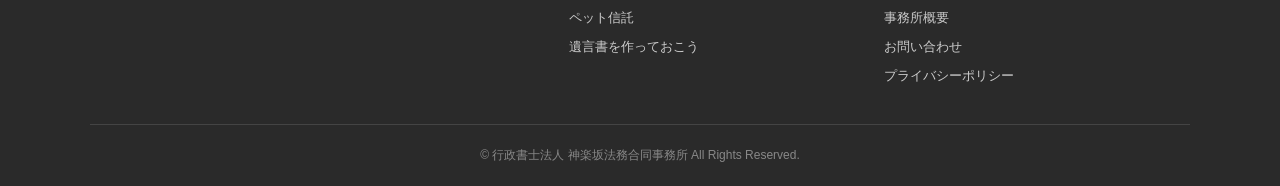
<file: privacy.html>
<!DOCTYPE html>
<html lang="ja">
<head>
  <meta charset="UTF-8">
  <meta name="viewport" content="width=device-width, initial-scale=1.0">
  <title>プライバシーポリシー｜神楽坂法務合同事務所</title>
  <link rel="stylesheet" href="style.css">
</head>
<body>

<header class="site-header">
  <div class="header-inner">
    <a href="index.html" class="site-logo"><div class="logo-placeholder">LOGO</div><div>行政書士法人 神楽坂法務合同事務所<span>死後事務委任契約 専門サイト</span></div></a>
    <nav class="global-nav"><ul><li><a href="about-shigojumu.html">死後事務とは</a></li><li><a href="lecture.html">5分でわかる死後事務委任契約</a></li><li><a href="pet-trust.html">ペット信託</a></li><li><a href="qa.html">Q&A</a></li><li><a href="office.html">事務所概要</a></li><li><a href="contact.html" class="header-cta">無料相談</a></li></ul></nav>
    <button class="nav-toggle" aria-label="メニュー">&#9776;</button>
  </div>
</header>

<div class="page-header">
  <div class="container">
    <h1>プライバシーポリシー</h1>
    <p class="breadcrumb"><a href="index.html">トップ</a> &gt; プライバシーポリシー</p>
  </div>
</div>

<section class="section">
  <div class="container" style="max-width:800px;">
    <div class="wf-note">WF: 所属団体の規定あり（要確認）。テキストはクライアント最終確認後に差し替え</div>

    <h2 style="font-size:18px;margin:30px 0 12px;">1. 個人情報の取得について</h2>
    <p>当事務所は、適法かつ公正な手段によって個人情報を取得いたします。お問い合わせフォーム等を通じてご提供いただく個人情報は、ご本人の同意のもとに取得いたします。</p>

    <h2 style="font-size:18px;margin:30px 0 12px;">2. 個人情報の利用目的</h2>
    <p>取得した個人情報は、以下の目的で利用いたします。</p>
    <ul style="margin:12px 0 0 20px;font-size:14px;">
      <li>お問い合わせへの回答・ご相談への対応</li>
      <li>死後事務委任契約等のサービス提供</li>
      <li>当事務所からのお知らせ・情報提供</li>
    </ul>

    <h2 style="font-size:18px;margin:30px 0 12px;">3. 個人情報の第三者提供について</h2>
    <p>当事務所は、法令に基づく場合を除き、ご本人の同意なく個人情報を第三者に提供することはありません。</p>

    <h2 style="font-size:18px;margin:30px 0 12px;">4. 個人情報の管理について</h2>
    <p>当事務所は、個人情報の正確性を保ち、不正アクセス・紛失・破壊・改ざん・漏洩などを防止するため、適切な安全管理措置を講じます。</p>

    <h2 style="font-size:18px;margin:30px 0 12px;">5. Cookie（クッキー）について</h2>
    <p>当サイトでは、利便性向上やアクセス解析のためにCookieを使用する場合があります。Cookieの使用を希望されない場合は、ブラウザの設定により無効にすることができます。</p>

    <h2 style="font-size:18px;margin:30px 0 12px;">6. アクセス解析ツールについて</h2>
    <p>当サイトでは、Googleアナリティクスを使用してアクセス情報を収集しています。データは匿名で収集されており、個人を特定するものではありません。</p>

    <h2 style="font-size:18px;margin:30px 0 12px;">7. お問い合わせ</h2>
    <p>個人情報に関するお問い合わせは、下記までご連絡ください。</p>
    <p style="margin-top:12px;">
      行政書士法人 神楽坂法務合同事務所<br>
      〒162-0825 東京都新宿区神楽坂4-1-1 オザワビル6階<br>
      TEL: 080-6643-2943<br>
      Mail: kagura@touki-sogo.com
    </p>

    <p style="margin-top:30px;font-size:13px;color:#666;">制定日: 2026年__月__日</p>
  </div>
</section>

<footer class="site-footer">
  <div class="footer-inner">
    <div class="footer-col"><h4>行政書士法人 神楽坂法務合同事務所</h4><p>〒162-0825<br>東京都新宿区神楽坂4-1-1 オザワビル6階</p></div>
    <div class="footer-col"><h4>サービス</h4><ul><li><a href="about-shigojumu.html">死後事務委任契約とは</a></li><li><a href="lecture.html">5分でわかる死後事務委任契約</a></li><li><a href="pet-trust.html">ペット信託</a></li><li><a href="will.html">遺言書を作っておこう</a></li></ul></div>
    <div class="footer-col"><h4>インフォメーション</h4><ul><li><a href="qa.html">よくある質問</a></li><li><a href="blog.html">ブログ</a></li><li><a href="office.html">事務所概要</a></li><li><a href="contact.html">お問い合わせ</a></li><li><a href="privacy.html">プライバシーポリシー</a></li></ul></div>
  </div>
  <div class="footer-bottom">&copy; 行政書士法人 神楽坂法務合同事務所 All Rights Reserved.</div>
</footer>
</body>
</html>
</file>
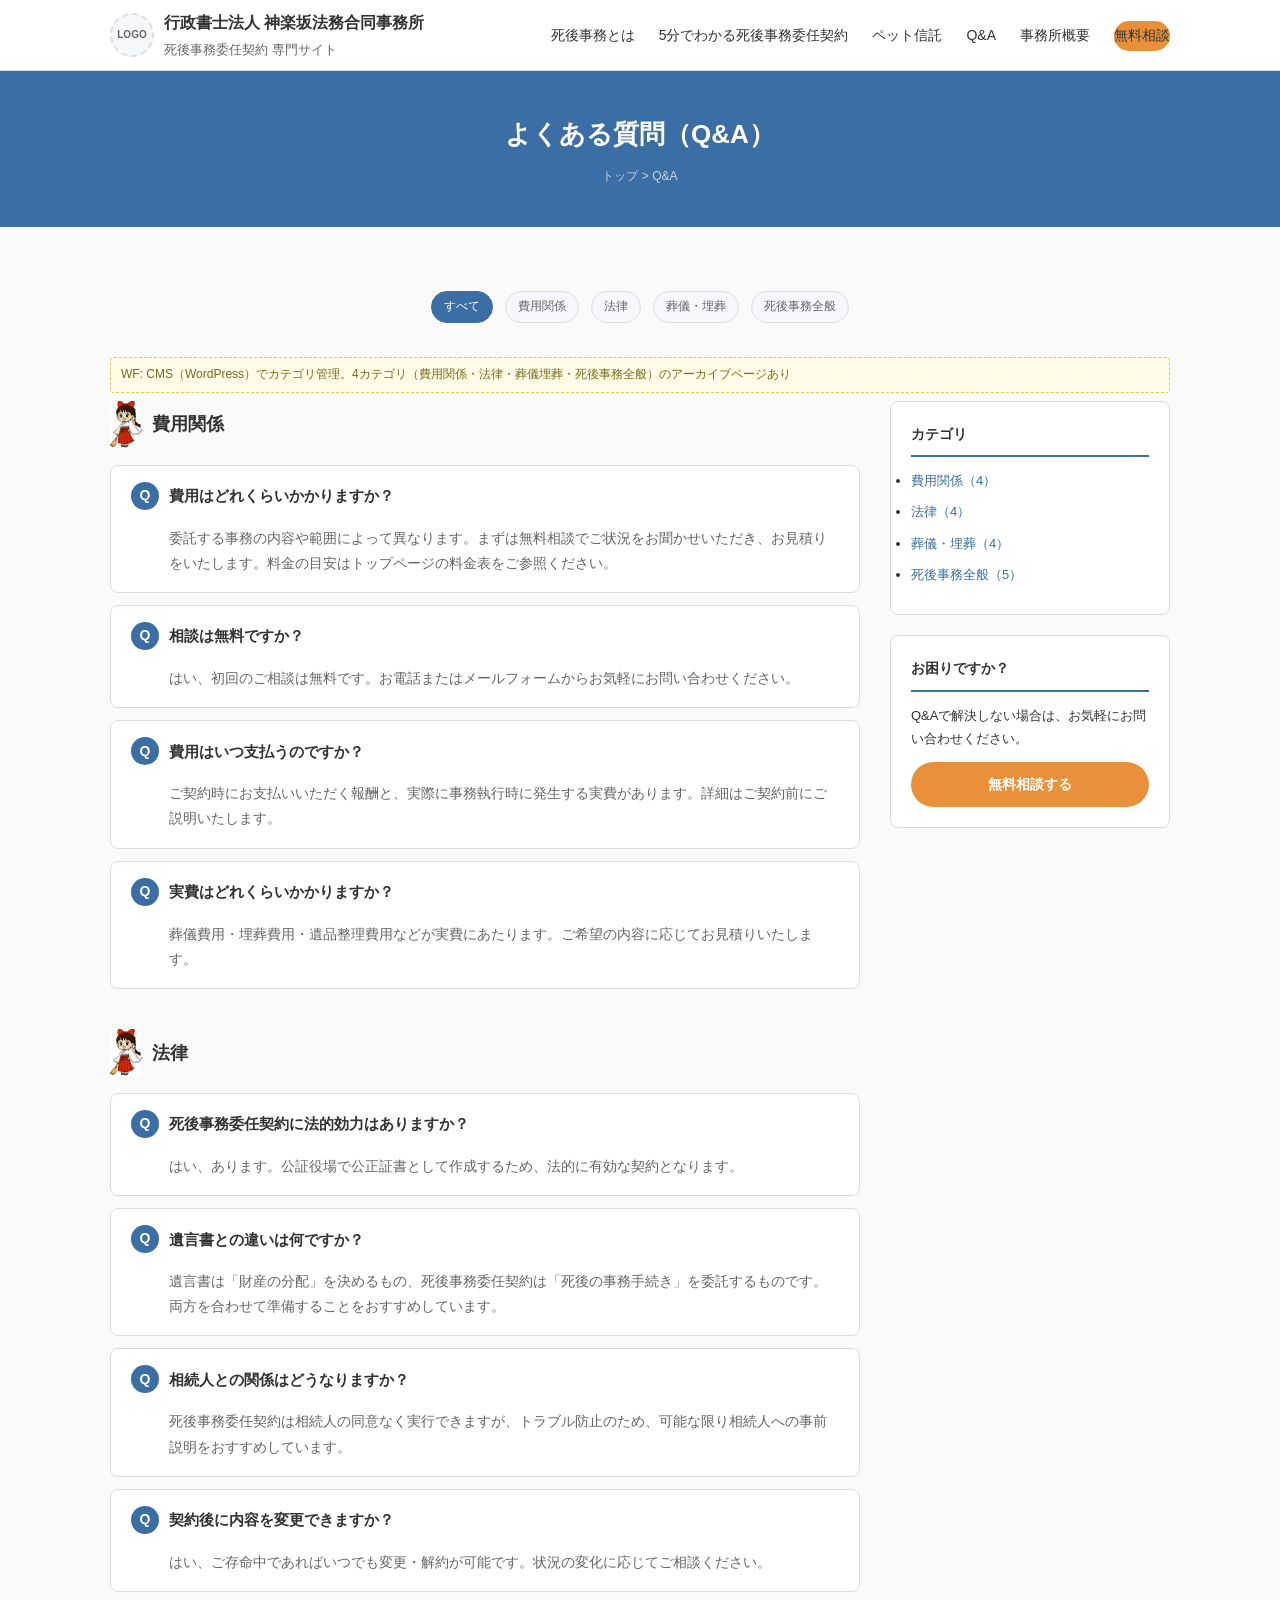
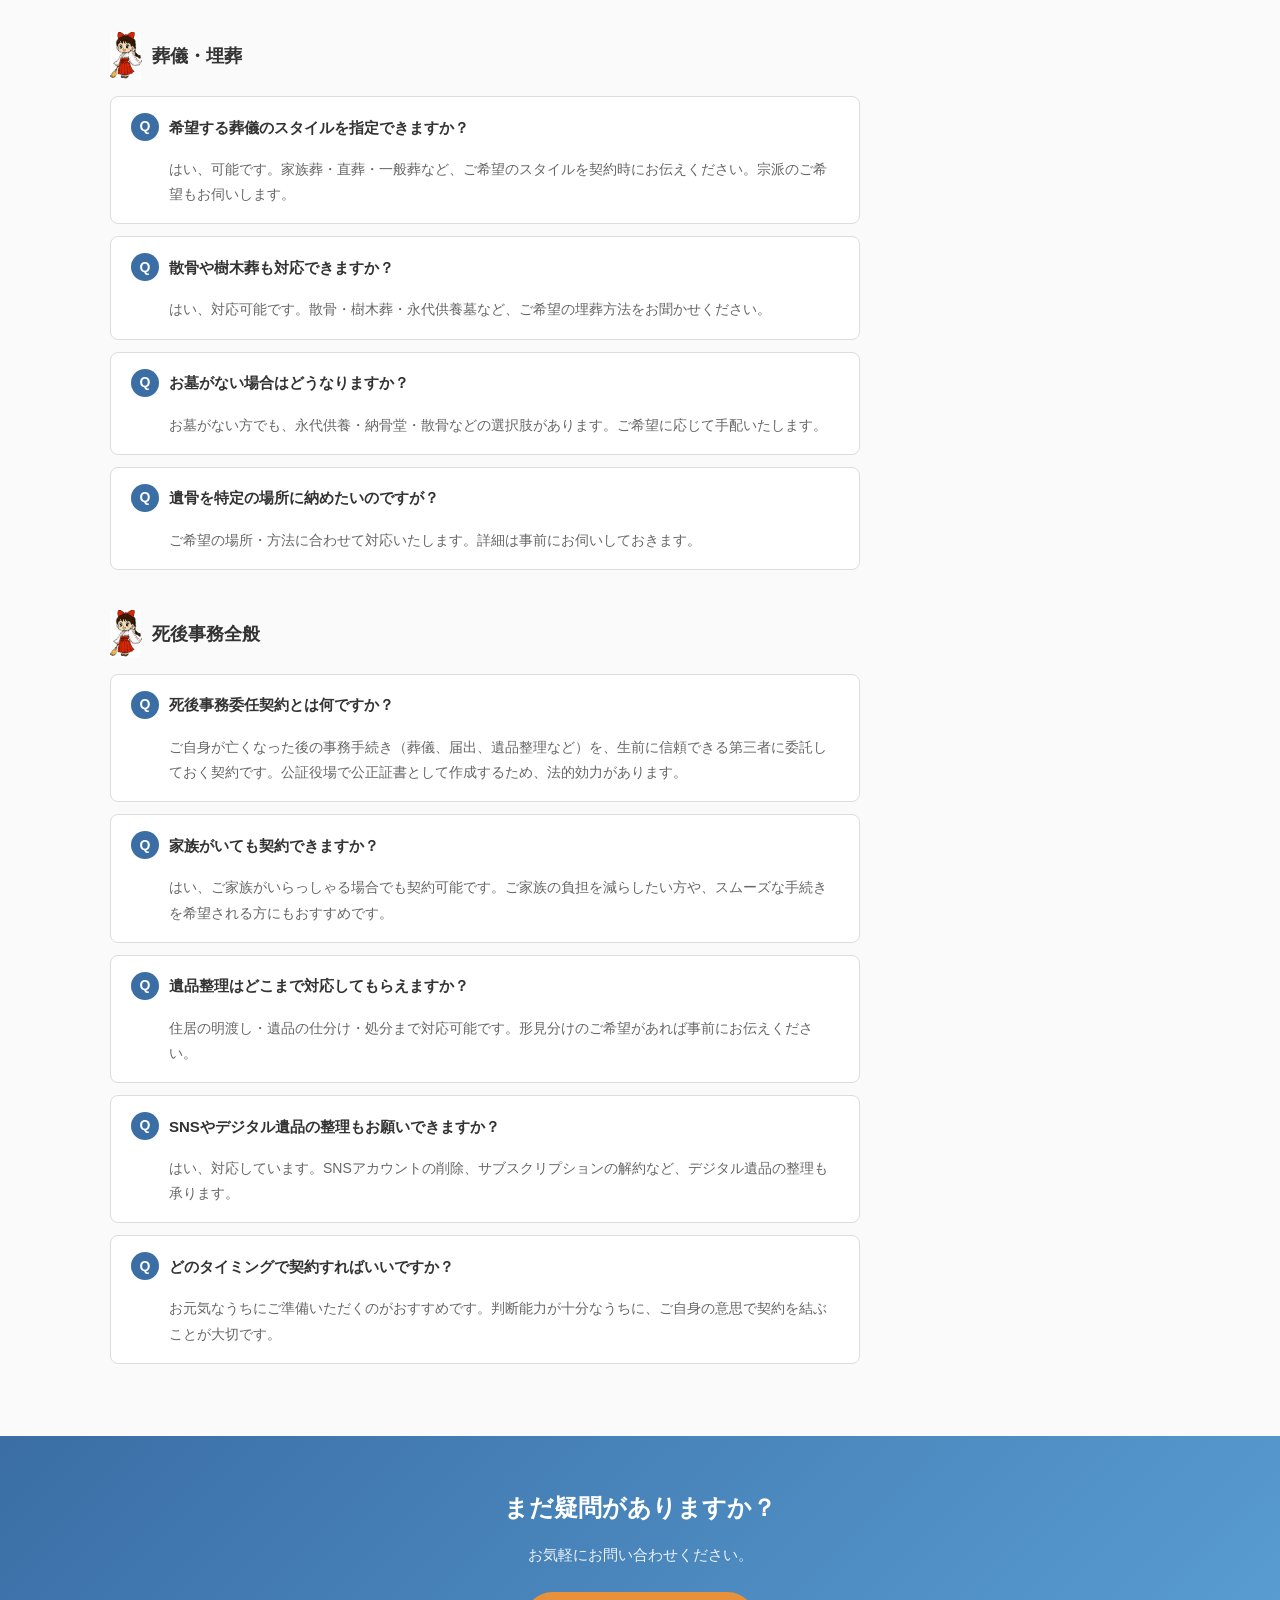
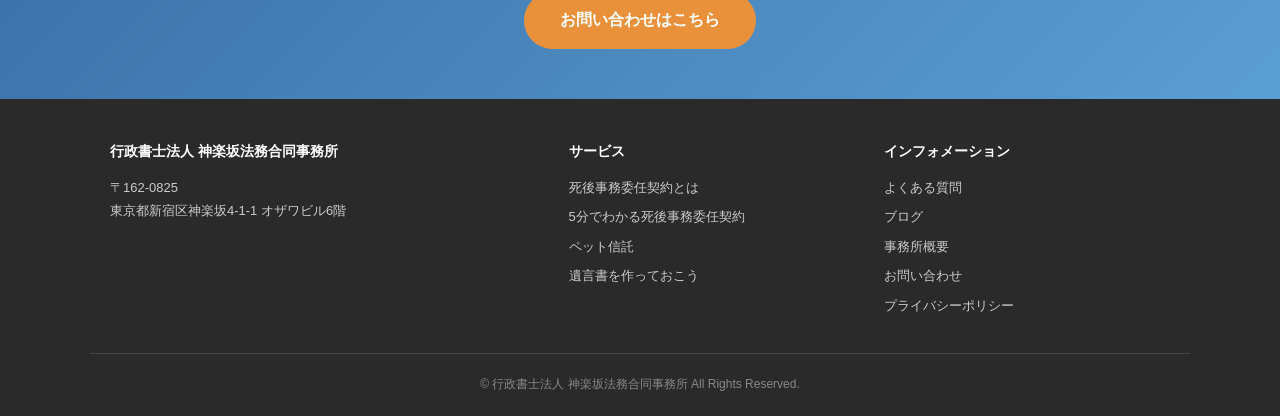
<file: qa.html>
<!DOCTYPE html>
<html lang="ja">
<head>
  <meta charset="UTF-8">
  <meta name="viewport" content="width=device-width, initial-scale=1.0">
  <title>よくある質問（Q&A）｜神楽坂法務合同事務所</title>
  <link rel="stylesheet" href="style.css">
</head>
<body>

<header class="site-header">
  <div class="header-inner">
    <a href="index.html" class="site-logo"><div class="logo-placeholder">LOGO</div><div>行政書士法人 神楽坂法務合同事務所<span>死後事務委任契約 専門サイト</span></div></a>
    <nav class="global-nav"><ul><li><a href="about-shigojumu.html">死後事務とは</a></li><li><a href="lecture.html">5分でわかる死後事務委任契約</a></li><li><a href="pet-trust.html">ペット信託</a></li><li><a href="qa.html">Q&A</a></li><li><a href="office.html">事務所概要</a></li><li><a href="contact.html" class="header-cta">無料相談</a></li></ul></nav>
    <button class="nav-toggle" aria-label="メニュー">&#9776;</button>
  </div>
</header>

<div class="page-header">
  <div class="container">
    <h1>よくある質問（Q&A）</h1>
    <p class="breadcrumb"><a href="index.html">トップ</a> &gt; Q&A</p>
  </div>
</div>

<section class="section">
  <div class="container">
    <!-- カテゴリフィルター -->
    <div style="text-align:center;margin-bottom:30px;">
      <span class="tag tag--active">すべて</span>
      <a href="#cat-cost" class="tag">費用関係</a>
      <a href="#cat-law" class="tag">法律</a>
      <a href="#cat-funeral" class="tag">葬儀・埋葬</a>
      <a href="#cat-general" class="tag">死後事務全般</a>
    </div>
    <div class="wf-note">WF: CMS（WordPress）でカテゴリ管理。4カテゴリ（費用関係・法律・葬儀埋葬・死後事務全般）のアーカイブページあり</div>

    <div class="content-with-sidebar">
      <div>
        <!-- 費用関係 -->
        <h2 id="cat-cost" style="font-size:18px;margin-bottom:16px;display:flex;align-items:center;gap:10px;">
          <img src="images/kagura.png" alt="かぐらちゃん" style="height:48px;">
          費用関係
        </h2>

        <div class="faq-item">
          <div class="faq-question"><span class="q-label">Q</span>費用はどれくらいかかりますか？</div>
          <div class="faq-answer">委託する事務の内容や範囲によって異なります。まずは無料相談でご状況をお聞かせいただき、お見積りをいたします。料金の目安はトップページの料金表をご参照ください。</div>
        </div>
        <div class="faq-item">
          <div class="faq-question"><span class="q-label">Q</span>相談は無料ですか？</div>
          <div class="faq-answer">はい、初回のご相談は無料です。お電話またはメールフォームからお気軽にお問い合わせください。</div>
        </div>
        <div class="faq-item">
          <div class="faq-question"><span class="q-label">Q</span>費用はいつ支払うのですか？</div>
          <div class="faq-answer">ご契約時にお支払いいただく報酬と、実際に事務執行時に発生する実費があります。詳細はご契約前にご説明いたします。</div>
        </div>
        <div class="faq-item">
          <div class="faq-question"><span class="q-label">Q</span>実費はどれくらいかかりますか？</div>
          <div class="faq-answer">葬儀費用・埋葬費用・遺品整理費用などが実費にあたります。ご希望の内容に応じてお見積りいたします。</div>
        </div>

        <!-- 法律 -->
        <h2 id="cat-law" style="font-size:18px;margin:40px 0 16px;display:flex;align-items:center;gap:10px;">
          <img src="images/kagura.png" alt="かぐらちゃん" style="height:48px;">
          法律
        </h2>

        <div class="faq-item">
          <div class="faq-question"><span class="q-label">Q</span>死後事務委任契約に法的効力はありますか？</div>
          <div class="faq-answer">はい、あります。公証役場で公正証書として作成するため、法的に有効な契約となります。</div>
        </div>
        <div class="faq-item">
          <div class="faq-question"><span class="q-label">Q</span>遺言書との違いは何ですか？</div>
          <div class="faq-answer">遺言書は「財産の分配」を決めるもの、死後事務委任契約は「死後の事務手続き」を委託するものです。両方を合わせて準備することをおすすめしています。</div>
        </div>
        <div class="faq-item">
          <div class="faq-question"><span class="q-label">Q</span>相続人との関係はどうなりますか？</div>
          <div class="faq-answer">死後事務委任契約は相続人の同意なく実行できますが、トラブル防止のため、可能な限り相続人への事前説明をおすすめしています。</div>
        </div>
        <div class="faq-item">
          <div class="faq-question"><span class="q-label">Q</span>契約後に内容を変更できますか？</div>
          <div class="faq-answer">はい、ご存命中であればいつでも変更・解約が可能です。状況の変化に応じてご相談ください。</div>
        </div>

        <!-- 葬儀・埋葬 -->
        <h2 id="cat-funeral" style="font-size:18px;margin:40px 0 16px;display:flex;align-items:center;gap:10px;">
          <img src="images/kagura.png" alt="かぐらちゃん" style="height:48px;">
          葬儀・埋葬
        </h2>

        <div class="faq-item">
          <div class="faq-question"><span class="q-label">Q</span>希望する葬儀のスタイルを指定できますか？</div>
          <div class="faq-answer">はい、可能です。家族葬・直葬・一般葬など、ご希望のスタイルを契約時にお伝えください。宗派のご希望もお伺いします。</div>
        </div>
        <div class="faq-item">
          <div class="faq-question"><span class="q-label">Q</span>散骨や樹木葬も対応できますか？</div>
          <div class="faq-answer">はい、対応可能です。散骨・樹木葬・永代供養墓など、ご希望の埋葬方法をお聞かせください。</div>
        </div>
        <div class="faq-item">
          <div class="faq-question"><span class="q-label">Q</span>お墓がない場合はどうなりますか？</div>
          <div class="faq-answer">お墓がない方でも、永代供養・納骨堂・散骨などの選択肢があります。ご希望に応じて手配いたします。</div>
        </div>
        <div class="faq-item">
          <div class="faq-question"><span class="q-label">Q</span>遺骨を特定の場所に納めたいのですが？</div>
          <div class="faq-answer">ご希望の場所・方法に合わせて対応いたします。詳細は事前にお伺いしておきます。</div>
        </div>

        <!-- 死後事務全般 -->
        <h2 id="cat-general" style="font-size:18px;margin:40px 0 16px;display:flex;align-items:center;gap:10px;">
          <img src="images/kagura.png" alt="かぐらちゃん" style="height:48px;">
          死後事務全般
        </h2>

        <div class="faq-item">
          <div class="faq-question"><span class="q-label">Q</span>死後事務委任契約とは何ですか？</div>
          <div class="faq-answer">ご自身が亡くなった後の事務手続き（葬儀、届出、遺品整理など）を、生前に信頼できる第三者に委託しておく契約です。公証役場で公正証書として作成するため、法的効力があります。</div>
        </div>
        <div class="faq-item">
          <div class="faq-question"><span class="q-label">Q</span>家族がいても契約できますか？</div>
          <div class="faq-answer">はい、ご家族がいらっしゃる場合でも契約可能です。ご家族の負担を減らしたい方や、スムーズな手続きを希望される方にもおすすめです。</div>
        </div>
        <div class="faq-item">
          <div class="faq-question"><span class="q-label">Q</span>遺品整理はどこまで対応してもらえますか？</div>
          <div class="faq-answer">住居の明渡し・遺品の仕分け・処分まで対応可能です。形見分けのご希望があれば事前にお伝えください。</div>
        </div>
        <div class="faq-item">
          <div class="faq-question"><span class="q-label">Q</span>SNSやデジタル遺品の整理もお願いできますか？</div>
          <div class="faq-answer">はい、対応しています。SNSアカウントの削除、サブスクリプションの解約など、デジタル遺品の整理も承ります。</div>
        </div>
        <div class="faq-item">
          <div class="faq-question"><span class="q-label">Q</span>どのタイミングで契約すればいいですか？</div>
          <div class="faq-answer">お元気なうちにご準備いただくのがおすすめです。判断能力が十分なうちに、ご自身の意思で契約を結ぶことが大切です。</div>
        </div>
      </div>

      <!-- サイドバー -->
      <aside class="sidebar">
        <div class="widget">
          <h4>カテゴリ</h4>
          <ul>
            <li><a href="#cat-cost">費用関係（4）</a></li>
            <li><a href="#cat-law">法律（4）</a></li>
            <li><a href="#cat-funeral">葬儀・埋葬（4）</a></li>
            <li><a href="#cat-general">死後事務全般（5）</a></li>
          </ul>
        </div>
        <div class="widget">
          <h4>お困りですか？</h4>
          <p style="font-size:13px;margin-bottom:12px;">Q&Aで解決しない場合は、お気軽にお問い合わせください。</p>
          <a href="contact.html" class="btn btn--primary btn--small" style="width:100%;text-align:center;">無料相談する</a>
        </div>
      </aside>
    </div>
  </div>
</section>

<section class="cta-section">
  <div class="container">
    <h2>まだ疑問がありますか？</h2>
    <p>お気軽にお問い合わせください。</p>
    <a href="contact.html" class="btn btn--primary">お問い合わせはこちら</a>
  </div>
</section>

<footer class="site-footer">
  <div class="footer-inner">
    <div class="footer-col"><h4>行政書士法人 神楽坂法務合同事務所</h4><p>〒162-0825<br>東京都新宿区神楽坂4-1-1 オザワビル6階</p></div>
    <div class="footer-col"><h4>サービス</h4><ul><li><a href="about-shigojumu.html">死後事務委任契約とは</a></li><li><a href="lecture.html">5分でわかる死後事務委任契約</a></li><li><a href="pet-trust.html">ペット信託</a></li><li><a href="will.html">遺言書を作っておこう</a></li></ul></div>
    <div class="footer-col"><h4>インフォメーション</h4><ul><li><a href="qa.html">よくある質問</a></li><li><a href="blog.html">ブログ</a></li><li><a href="office.html">事務所概要</a></li><li><a href="contact.html">お問い合わせ</a></li><li><a href="privacy.html">プライバシーポリシー</a></li></ul></div>
  </div>
  <div class="footer-bottom">&copy; 行政書士法人 神楽坂法務合同事務所 All Rights Reserved.</div>
</footer>
</body>
</html>
</file>
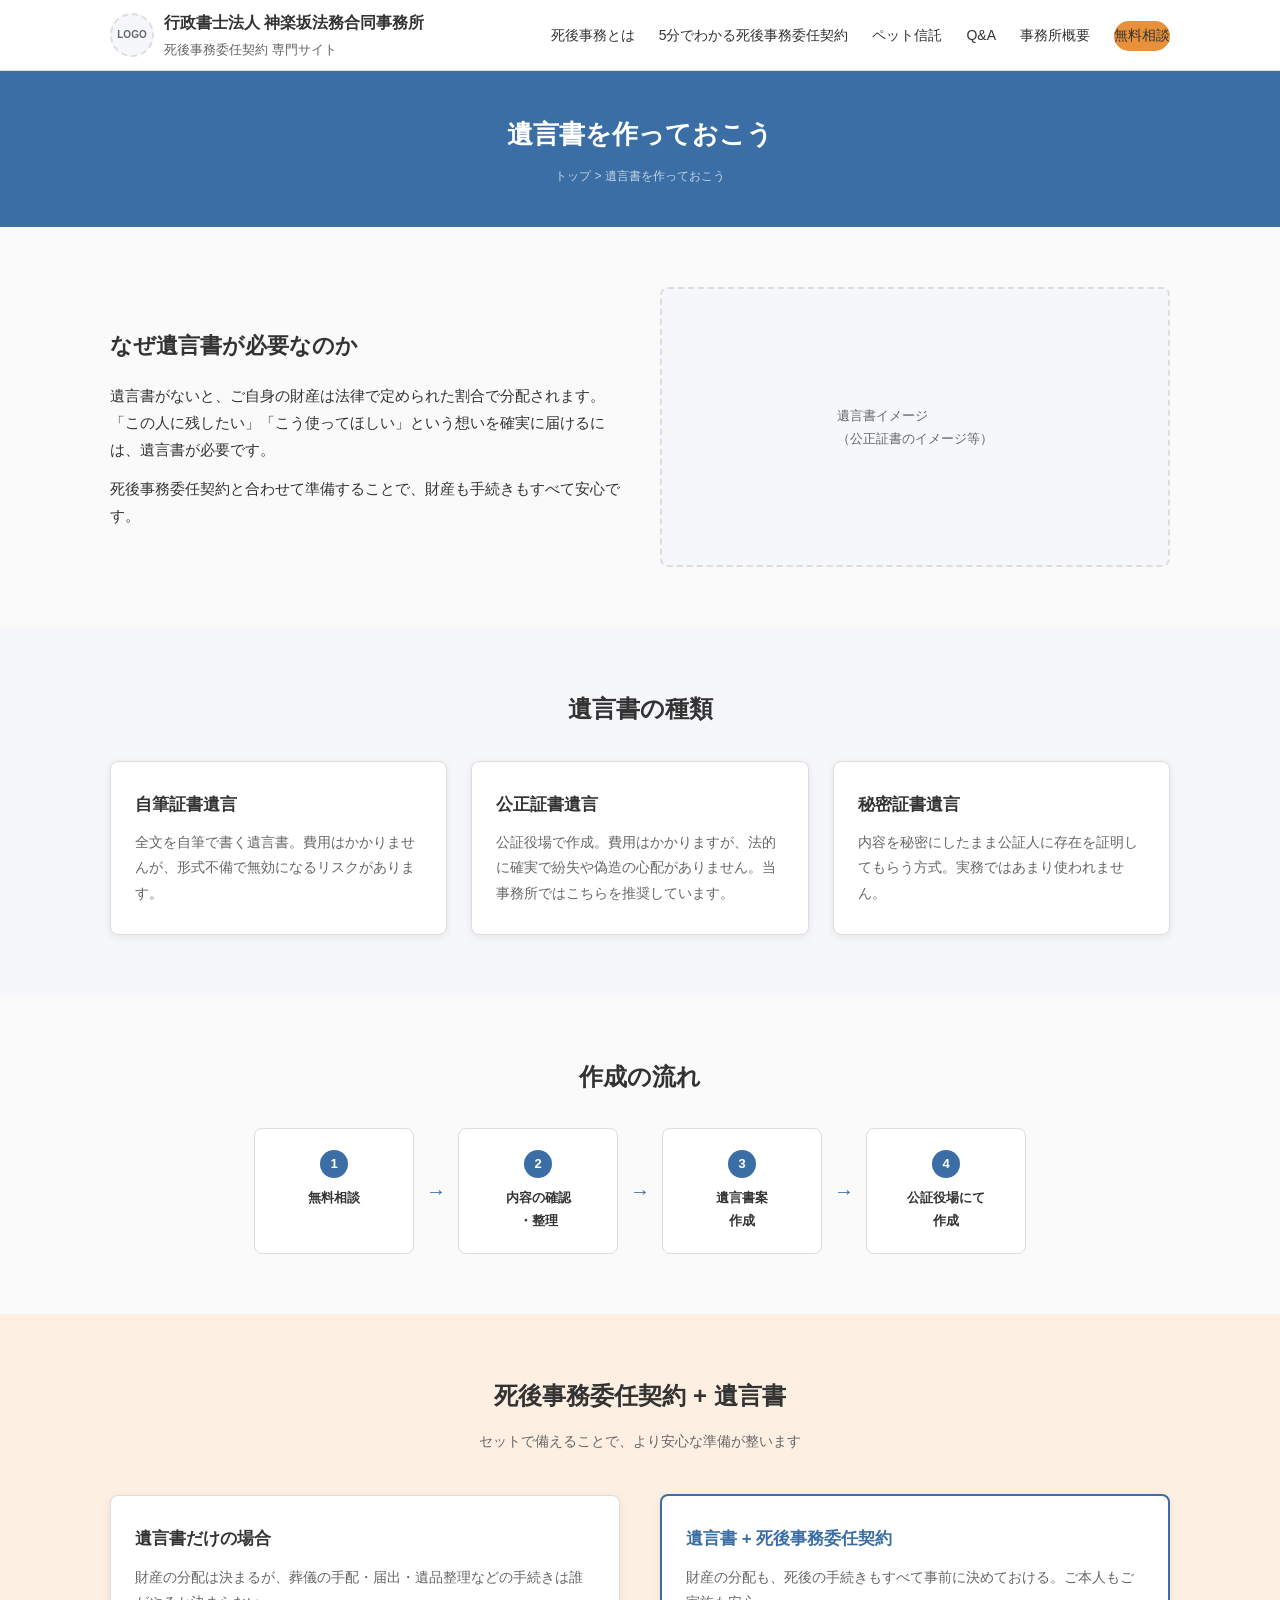
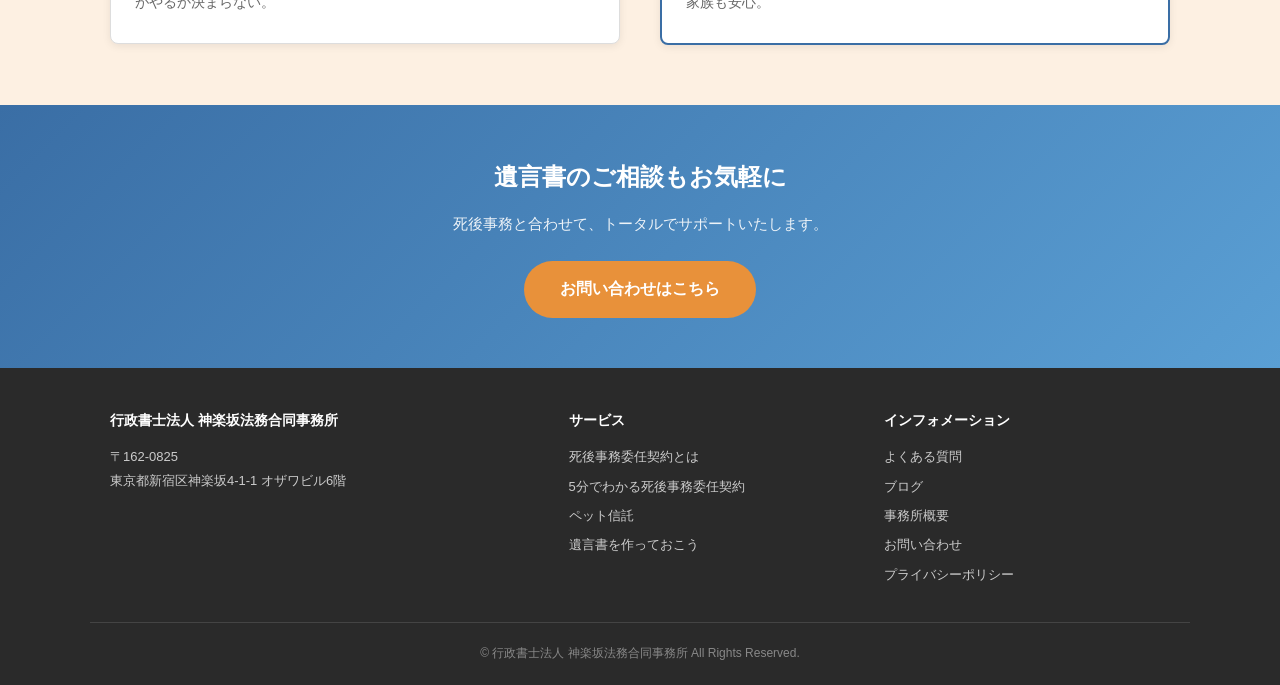
<file: will.html>
<!DOCTYPE html>
<html lang="ja">
<head>
  <meta charset="UTF-8">
  <meta name="viewport" content="width=device-width, initial-scale=1.0">
  <title>遺言書を作っておこう｜神楽坂法務合同事務所</title>
  <link rel="stylesheet" href="style.css">
</head>
<body>

<header class="site-header">
  <div class="header-inner">
    <a href="index.html" class="site-logo"><div class="logo-placeholder">LOGO</div><div>行政書士法人 神楽坂法務合同事務所<span>死後事務委任契約 専門サイト</span></div></a>
    <nav class="global-nav"><ul><li><a href="about-shigojumu.html">死後事務とは</a></li><li><a href="lecture.html">5分でわかる死後事務委任契約</a></li><li><a href="pet-trust.html">ペット信託</a></li><li><a href="qa.html">Q&A</a></li><li><a href="office.html">事務所概要</a></li><li><a href="contact.html" class="header-cta">無料相談</a></li></ul></nav>
    <button class="nav-toggle" aria-label="メニュー">&#9776;</button>
  </div>
</header>

<div class="page-header">
  <div class="container">
    <h1>遺言書を作っておこう</h1>
    <p class="breadcrumb"><a href="index.html">トップ</a> &gt; 遺言書を作っておこう</p>
  </div>
</div>

<section class="section">
  <div class="container">
    <div class="two-col">
      <div>
        <h2 style="font-size:22px;margin-bottom:16px;">なぜ遺言書が必要なのか</h2>
        <p>遺言書がないと、ご自身の財産は法律で定められた割合で分配されます。「この人に残したい」「こう使ってほしい」という想いを確実に届けるには、遺言書が必要です。</p>
        <p style="margin-top:12px;">死後事務委任契約と合わせて準備することで、財産も手続きもすべて安心です。</p>
      </div>
      <div class="image-placeholder">遺言書イメージ<br>（公正証書のイメージ等）</div>
    </div>
  </div>
</section>

<section class="section section--alt">
  <div class="container">
    <h2 class="section-title">遺言書の種類</h2>
    <div class="card-grid" style="margin-top:30px;">
      <div class="card">
        <h3>自筆証書遺言</h3>
        <p>全文を自筆で書く遺言書。費用はかかりませんが、形式不備で無効になるリスクがあります。</p>
      </div>
      <div class="card">
        <h3>公正証書遺言</h3>
        <p>公証役場で作成。費用はかかりますが、法的に確実で紛失や偽造の心配がありません。当事務所ではこちらを推奨しています。</p>
      </div>
      <div class="card">
        <h3>秘密証書遺言</h3>
        <p>内容を秘密にしたまま公証人に存在を証明してもらう方式。実務ではあまり使われません。</p>
      </div>
    </div>
  </div>
</section>

<section class="section">
  <div class="container">
    <h2 class="section-title">作成の流れ</h2>
    <div class="flow-steps" style="margin-top:30px;">
      <div class="flow-step"><div class="step-num">1</div><h4>無料相談</h4></div>
      <div class="flow-arrow">&rarr;</div>
      <div class="flow-step"><div class="step-num">2</div><h4>内容の確認<br>・整理</h4></div>
      <div class="flow-arrow">&rarr;</div>
      <div class="flow-step"><div class="step-num">3</div><h4>遺言書案<br>作成</h4></div>
      <div class="flow-arrow">&rarr;</div>
      <div class="flow-step"><div class="step-num">4</div><h4>公証役場にて<br>作成</h4></div>
    </div>
  </div>
</section>

<section class="section section--accent">
  <div class="container">
    <h2 class="section-title">死後事務委任契約 + 遺言書</h2>
    <p class="section-subtitle">セットで備えることで、より安心な準備が整います</p>
    <div class="two-col">
      <div class="card">
        <h3>遺言書だけの場合</h3>
        <p>財産の分配は決まるが、葬儀の手配・届出・遺品整理などの手続きは誰がやるか決まらない。</p>
      </div>
      <div class="card" style="border-color:var(--color-primary);border-width:2px;">
        <h3 style="color:var(--color-primary);">遺言書 + 死後事務委任契約</h3>
        <p>財産の分配も、死後の手続きもすべて事前に決めておける。ご本人もご家族も安心。</p>
      </div>
    </div>
  </div>
</section>

<section class="cta-section">
  <div class="container">
    <h2>遺言書のご相談もお気軽に</h2>
    <p>死後事務と合わせて、トータルでサポートいたします。</p>
    <a href="contact.html" class="btn btn--primary">お問い合わせはこちら</a>
  </div>
</section>

<footer class="site-footer">
  <div class="footer-inner">
    <div class="footer-col"><h4>行政書士法人 神楽坂法務合同事務所</h4><p>〒162-0825<br>東京都新宿区神楽坂4-1-1 オザワビル6階</p></div>
    <div class="footer-col"><h4>サービス</h4><ul><li><a href="about-shigojumu.html">死後事務委任契約とは</a></li><li><a href="lecture.html">5分でわかる死後事務委任契約</a></li><li><a href="pet-trust.html">ペット信託</a></li><li><a href="will.html">遺言書を作っておこう</a></li></ul></div>
    <div class="footer-col"><h4>インフォメーション</h4><ul><li><a href="qa.html">よくある質問</a></li><li><a href="blog.html">ブログ</a></li><li><a href="office.html">事務所概要</a></li><li><a href="contact.html">お問い合わせ</a></li><li><a href="privacy.html">プライバシーポリシー</a></li></ul></div>
  </div>
  <div class="footer-bottom">&copy; 行政書士法人 神楽坂法務合同事務所 All Rights Reserved.</div>
</footer>
</body>
</html>
</file>
<file: style.css>
/* ===========================
   死後事務サービスサイト ワイヤーフレーム
   神楽坂法務合同事務所
   =========================== */

:root {
  --color-primary: #3a6ea5;
  --color-primary-dark: #2c5580;
  --color-accent: #e8913a;
  --color-accent-light: #fdf0e2;
  --color-bg: #fafafa;
  --color-white: #ffffff;
  --color-text: #333333;
  --color-text-light: #666666;
  --color-border: #ddd;
  --color-light-bg: #f5f7fa;
  --radius: 8px;
  --shadow: 0 2px 8px rgba(0,0,0,0.08);
  --max-width: 1100px;
}

* { margin: 0; padding: 0; box-sizing: border-box; }

body {
  font-family: "Noto Sans JP", "Hiragino Sans", "Hiragino Kaku Gothic ProN", sans-serif;
  color: var(--color-text);
  background: var(--color-bg);
  line-height: 1.8;
  font-size: 15px;
}

a { color: var(--color-primary); text-decoration: none; }
a:hover { text-decoration: underline; }

img { max-width: 100%; height: auto; }

.container { max-width: var(--max-width); margin: 0 auto; padding: 0 20px; }

/* --- Wireframe annotation --- */
.wf-note {
  background: #fffbe6;
  border: 1px dashed #e0c654;
  color: #7a6b1a;
  font-size: 12px;
  padding: 6px 10px;
  border-radius: 4px;
  margin: 8px 0;
}

/* --- Header --- */
.site-header {
  background: var(--color-white);
  border-bottom: 1px solid var(--color-border);
  position: sticky;
  top: 0;
  z-index: 100;
}

.header-inner {
  max-width: var(--max-width);
  margin: 0 auto;
  padding: 0 20px;
  display: flex;
  align-items: center;
  justify-content: space-between;
  height: 70px;
}

.site-logo {
  display: flex;
  align-items: center;
  gap: 10px;
  font-weight: 700;
  font-size: 16px;
  color: var(--color-text);
}

.site-logo .logo-placeholder {
  width: 44px;
  height: 44px;
  background: var(--color-light-bg);
  border: 2px dashed var(--color-border);
  border-radius: 50%;
  display: flex;
  align-items: center;
  justify-content: center;
  font-size: 10px;
  color: var(--color-text-light);
}

.site-logo span { font-size: 13px; color: var(--color-text-light); display: block; font-weight: 400; }

.global-nav ul {
  list-style: none;
  display: flex;
  gap: 24px;
}

.global-nav a {
  color: var(--color-text);
  font-size: 14px;
  font-weight: 500;
  padding: 6px 0;
  border-bottom: 2px solid transparent;
  transition: border-color .2s;
}

.global-nav a:hover {
  text-decoration: none;
  border-bottom-color: var(--color-primary);
}

.header-cta {
  background: var(--color-accent);
  color: #fff;
  padding: 8px 20px;
  border-radius: 30px;
  font-size: 14px;
  font-weight: 600;
  transition: background .2s;
}
.header-cta:hover { background: var(--color-primary-dark); text-decoration: none; }

/* Mobile nav toggle */
.nav-toggle { display: none; background: none; border: none; font-size: 24px; cursor: pointer; }

/* --- Hero --- */
.hero {
  background: linear-gradient(135deg, var(--color-primary) 0%, #5a9fd4 100%);
  color: #fff;
  padding: 80px 0 60px;
  text-align: center;
}

.hero h1 { font-size: 32px; margin-bottom: 16px; line-height: 1.4; }
.hero p { font-size: 17px; opacity: .9; max-width: 600px; margin: 0 auto 30px; }

.hero-visual {
  max-width: 700px;
  margin: 0 auto;
  background: rgba(255,255,255,.15);
  border: 2px dashed rgba(255,255,255,.4);
  border-radius: var(--radius);
  padding: 60px 20px;
  font-size: 14px;
  opacity: .8;
}

/* --- Section --- */
.section { padding: 60px 0; }
.section--alt { background: var(--color-light-bg); }
.section--accent { background: var(--color-accent-light); }

.section-title {
  font-size: 24px;
  text-align: center;
  margin-bottom: 12px;
  color: var(--color-text);
}

.section-subtitle {
  text-align: center;
  color: var(--color-text-light);
  margin-bottom: 40px;
  font-size: 14px;
}

/* --- Cards --- */
.card-grid {
  display: grid;
  grid-template-columns: repeat(auto-fit, minmax(280px, 1fr));
  gap: 24px;
}

.card {
  background: var(--color-white);
  border: 1px solid var(--color-border);
  border-radius: var(--radius);
  padding: 28px 24px;
  box-shadow: var(--shadow);
  transition: box-shadow .2s;
}
.card:hover { box-shadow: 0 4px 16px rgba(0,0,0,.12); }

.card-icon {
  width: 56px;
  height: 56px;
  background: var(--color-light-bg);
  border: 2px dashed var(--color-border);
  border-radius: 50%;
  display: flex;
  align-items: center;
  justify-content: center;
  margin-bottom: 16px;
  font-size: 11px;
  color: var(--color-text-light);
}

.card h3 { font-size: 17px; margin-bottom: 10px; }
.card p { font-size: 14px; color: var(--color-text-light); }

.card-link {
  display: inline-block;
  margin-top: 14px;
  color: var(--color-primary);
  font-size: 14px;
  font-weight: 500;
}

/* --- Character placeholder --- */
.character-placeholder {
  width: 100px;
  height: 120px;
  background: var(--color-light-bg);
  border: 2px dashed var(--color-border);
  border-radius: var(--radius);
  display: flex;
  align-items: center;
  justify-content: center;
  font-size: 11px;
  color: var(--color-text-light);
  text-align: center;
  flex-shrink: 0;
}

.character-placeholder--large {
  width: 140px;
  height: 170px;
}

/* --- Flow --- */
.flow-steps {
  display: flex;
  gap: 12px;
  flex-wrap: wrap;
  justify-content: center;
  margin-top: 20px;
}

.flow-step {
  background: var(--color-white);
  border: 1px solid var(--color-border);
  border-radius: var(--radius);
  padding: 20px 16px;
  text-align: center;
  flex: 1;
  min-width: 130px;
  max-width: 160px;
  position: relative;
}

.flow-step .step-num {
  display: inline-block;
  width: 28px;
  height: 28px;
  background: var(--color-primary);
  color: #fff;
  border-radius: 50%;
  line-height: 28px;
  font-size: 13px;
  font-weight: 700;
  margin-bottom: 8px;
}

.flow-step h4 { font-size: 13px; }

.flow-arrow {
  display: flex;
  align-items: center;
  font-size: 20px;
  color: var(--color-primary);
  font-weight: 700;
}

/* --- Table --- */
.wf-table {
  width: 100%;
  border-collapse: collapse;
  margin: 20px 0;
  background: var(--color-white);
  border-radius: var(--radius);
  overflow: hidden;
  box-shadow: var(--shadow);
}

.wf-table th, .wf-table td {
  padding: 14px 18px;
  text-align: left;
  border-bottom: 1px solid var(--color-border);
  font-size: 14px;
}

.wf-table th {
  background: var(--color-primary);
  color: #fff;
  font-weight: 600;
}

.wf-table tr:last-child td { border-bottom: none; }

.wf-table .price { text-align: right; font-weight: 600; white-space: nowrap; }

.wf-table .total-row {
  background: var(--color-accent-light);
  font-weight: 700;
}

/* --- CTA --- */
.cta-section {
  background: linear-gradient(135deg, var(--color-primary) 0%, #5a9fd4 100%);
  color: #fff;
  text-align: center;
  padding: 50px 0;
}

.cta-section h2 { font-size: 24px; margin-bottom: 12px; }
.cta-section p { opacity: .9; margin-bottom: 24px; }

.btn {
  display: inline-block;
  padding: 14px 36px;
  border-radius: 30px;
  font-size: 16px;
  font-weight: 600;
  cursor: pointer;
  border: none;
  transition: background .2s, transform .1s;
}
.btn:hover { transform: translateY(-1px); text-decoration: none; }

.btn--primary { background: var(--color-accent); color: #fff; }
.btn--primary:hover { background: #d07a2a; }

.btn--outline { background: transparent; color: #fff; border: 2px solid #fff; }
.btn--outline:hover { background: rgba(255,255,255,.15); }

.btn--small { padding: 10px 24px; font-size: 14px; }

/* --- Form --- */
.form-group {
  margin-bottom: 20px;
}

.form-group label {
  display: block;
  font-size: 14px;
  font-weight: 600;
  margin-bottom: 6px;
}

.form-group .required {
  background: #e74c3c;
  color: #fff;
  font-size: 10px;
  padding: 2px 6px;
  border-radius: 3px;
  margin-left: 6px;
}

.form-group input,
.form-group textarea,
.form-group select {
  width: 100%;
  padding: 10px 14px;
  border: 1px solid var(--color-border);
  border-radius: 6px;
  font-size: 15px;
  font-family: inherit;
}

.form-group textarea { min-height: 140px; resize: vertical; }

/* --- FAQ --- */
.faq-item {
  background: var(--color-white);
  border: 1px solid var(--color-border);
  border-radius: var(--radius);
  margin-bottom: 12px;
  overflow: hidden;
}

.faq-question {
  padding: 16px 20px;
  font-weight: 600;
  font-size: 15px;
  display: flex;
  align-items: center;
  gap: 10px;
  cursor: pointer;
}

.faq-question .q-label {
  background: var(--color-primary);
  color: #fff;
  width: 28px;
  height: 28px;
  border-radius: 50%;
  display: flex;
  align-items: center;
  justify-content: center;
  font-size: 14px;
  font-weight: 700;
  flex-shrink: 0;
}

.faq-answer {
  padding: 0 20px 16px 58px;
  color: var(--color-text-light);
  font-size: 14px;
}

/* --- Blog list --- */
.blog-item {
  display: flex;
  gap: 20px;
  background: var(--color-white);
  border: 1px solid var(--color-border);
  border-radius: var(--radius);
  padding: 20px;
  margin-bottom: 16px;
  box-shadow: var(--shadow);
}

.blog-thumb {
  width: 160px;
  height: 100px;
  background: var(--color-light-bg);
  border: 2px dashed var(--color-border);
  border-radius: 6px;
  flex-shrink: 0;
  display: flex;
  align-items: center;
  justify-content: center;
  font-size: 11px;
  color: var(--color-text-light);
}

.blog-meta { font-size: 12px; color: var(--color-text-light); margin-bottom: 4px; }
.blog-item h3 { font-size: 16px; margin-bottom: 6px; }
.blog-item p { font-size: 13px; color: var(--color-text-light); }

/* --- Office --- */
.office-info {
  display: grid;
  grid-template-columns: 1fr 1fr;
  gap: 30px;
  align-items: start;
}

.map-placeholder {
  width: 100%;
  height: 300px;
  background: var(--color-light-bg);
  border: 2px dashed var(--color-border);
  border-radius: var(--radius);
  display: flex;
  align-items: center;
  justify-content: center;
  font-size: 13px;
  color: var(--color-text-light);
}

/* --- Footer --- */
.site-footer {
  background: #2a2a2a;
  color: #ccc;
  padding: 40px 0 20px;
  font-size: 13px;
}

.footer-inner {
  max-width: var(--max-width);
  margin: 0 auto;
  padding: 0 20px;
  display: grid;
  grid-template-columns: 1.5fr 1fr 1fr;
  gap: 30px;
}

.footer-col h4 { color: #fff; font-size: 14px; margin-bottom: 12px; }

.footer-col ul { list-style: none; }
.footer-col li { margin-bottom: 6px; }
.footer-col a { color: #ccc; font-size: 13px; }
.footer-col a:hover { color: #fff; }

.footer-bottom {
  max-width: var(--max-width);
  margin: 0 auto;
  padding: 20px 20px 0;
  border-top: 1px solid #444;
  text-align: center;
  margin-top: 30px;
  font-size: 12px;
  color: #888;
}

/* --- Page header --- */
.page-header {
  background: var(--color-primary);
  color: #fff;
  padding: 40px 0;
  text-align: center;
}

.page-header h1 { font-size: 26px; }
.page-header .breadcrumb { font-size: 12px; opacity: .7; margin-top: 8px; }
.page-header .breadcrumb a { color: #fff; }

/* --- Two column --- */
.two-col {
  display: grid;
  grid-template-columns: 1fr 1fr;
  gap: 40px;
  align-items: center;
}

.two-col--reverse { direction: rtl; }
.two-col--reverse > * { direction: ltr; }

.image-placeholder {
  width: 100%;
  height: 280px;
  background: var(--color-light-bg);
  border: 2px dashed var(--color-border);
  border-radius: var(--radius);
  display: flex;
  align-items: center;
  justify-content: center;
  font-size: 13px;
  color: var(--color-text-light);
}

/* --- Sidebar layout --- */
.content-with-sidebar {
  display: grid;
  grid-template-columns: 1fr 280px;
  gap: 30px;
}

.sidebar .widget {
  background: var(--color-white);
  border: 1px solid var(--color-border);
  border-radius: var(--radius);
  padding: 20px;
  margin-bottom: 20px;
}

.sidebar .widget h4 {
  font-size: 14px;
  margin-bottom: 12px;
  padding-bottom: 8px;
  border-bottom: 2px solid var(--color-primary);
}

.sidebar .widget li { margin-bottom: 8px; font-size: 13px; }

/* --- Category tags --- */
.tag {
  display: inline-block;
  background: var(--color-light-bg);
  border: 1px solid var(--color-border);
  padding: 4px 12px;
  border-radius: 20px;
  font-size: 12px;
  margin: 4px;
  color: var(--color-text-light);
}

.tag--active {
  background: var(--color-primary);
  color: #fff;
  border-color: var(--color-primary);
}

/* --- Estimate table --- */
.estimate-section h3 {
  font-size: 18px;
  margin-bottom: 6px;
}

.estimate-note {
  font-size: 13px;
  color: var(--color-text-light);
  margin-bottom: 16px;
}

/* --- Target list --- */
.target-list {
  display: grid;
  grid-template-columns: repeat(auto-fit, minmax(240px, 1fr));
  gap: 16px;
}

.target-item {
  display: flex;
  align-items: flex-start;
  gap: 12px;
  background: var(--color-white);
  border: 1px solid var(--color-border);
  border-radius: var(--radius);
  padding: 16px;
}

.target-item .check {
  color: var(--color-primary);
  font-size: 18px;
  font-weight: 700;
  flex-shrink: 0;
}

/* --- Responsive --- */
@media (max-width: 768px) {
  .global-nav { display: none; }
  .nav-toggle { display: block; }

  .hero h1 { font-size: 24px; }
  .hero p { font-size: 15px; }

  .two-col,
  .office-info { grid-template-columns: 1fr; }

  .footer-inner { grid-template-columns: 1fr; }

  .content-with-sidebar { grid-template-columns: 1fr; }

  .flow-steps { flex-direction: column; align-items: center; }
  .flow-arrow { transform: rotate(90deg); }

  .blog-item { flex-direction: column; }
  .blog-thumb { width: 100%; height: 140px; }

  .header-inner { height: 56px; }
  .section { padding: 40px 0; }
}
</file>
